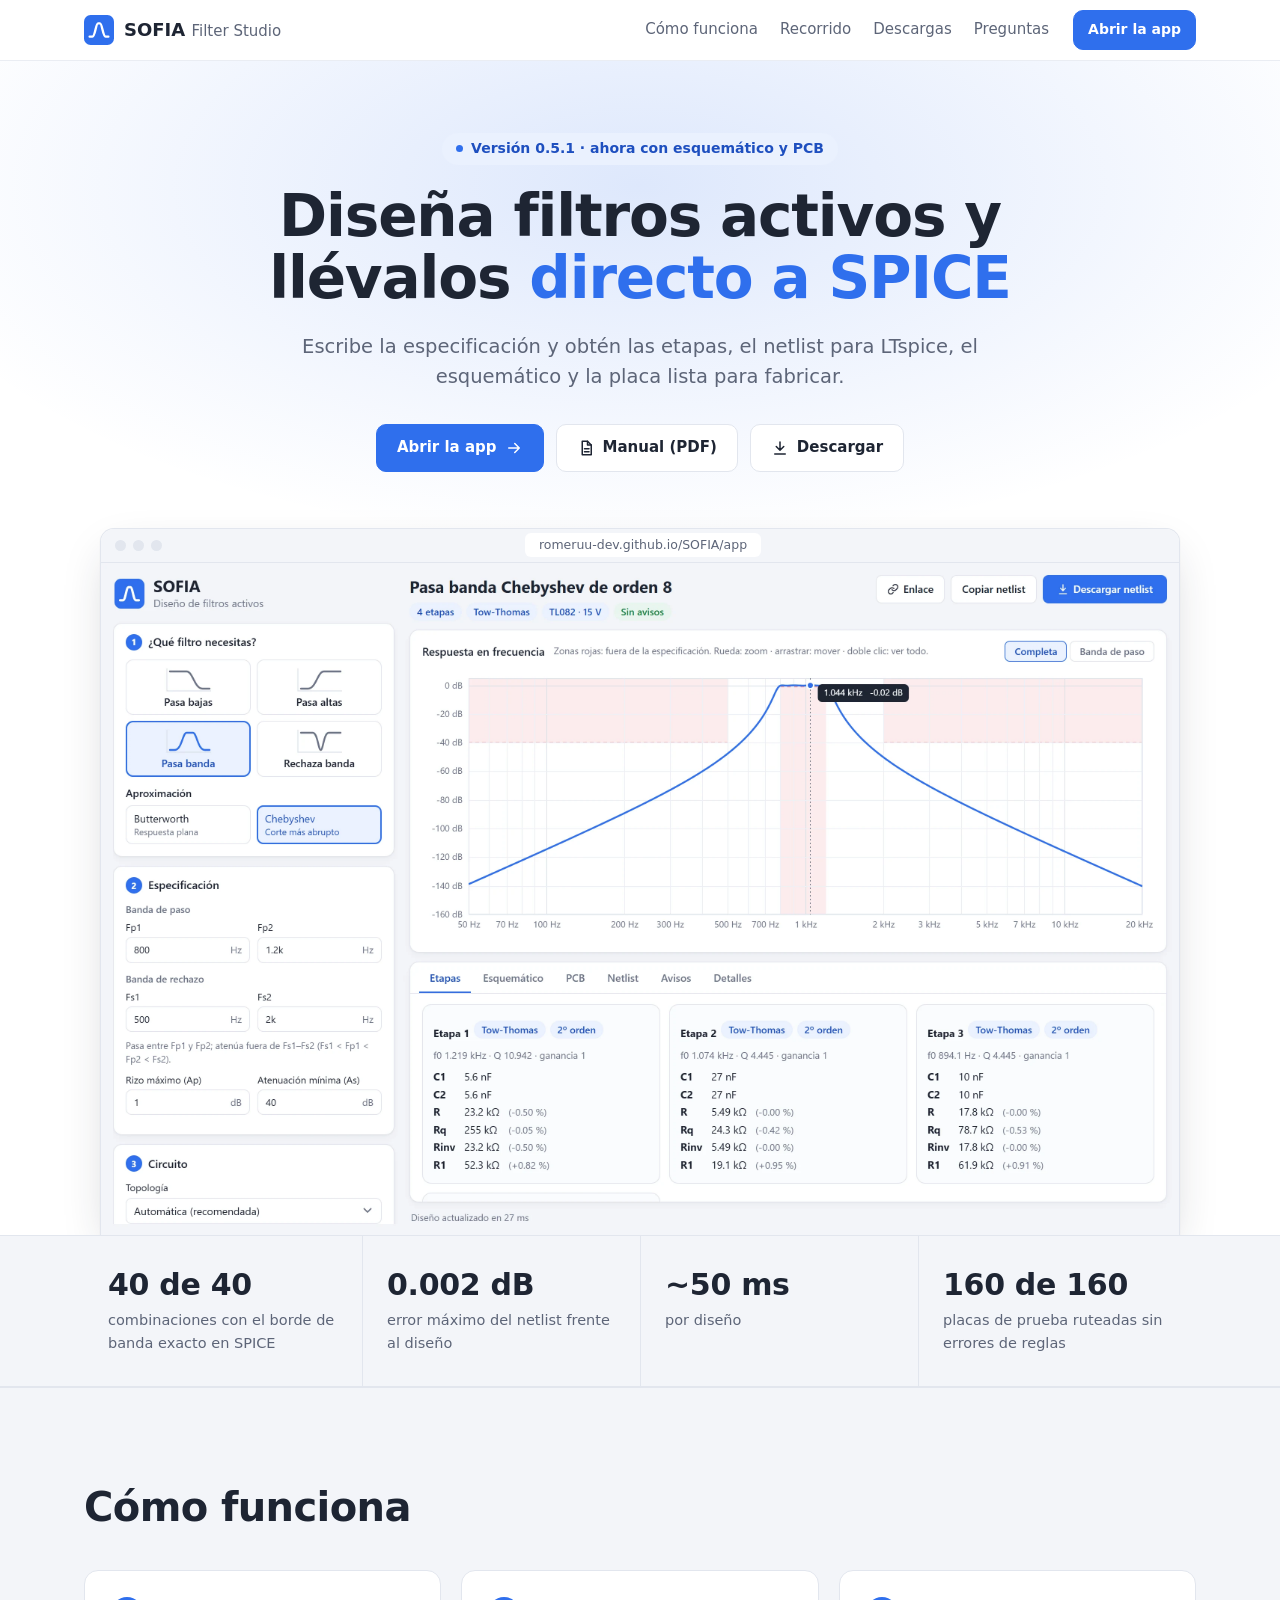
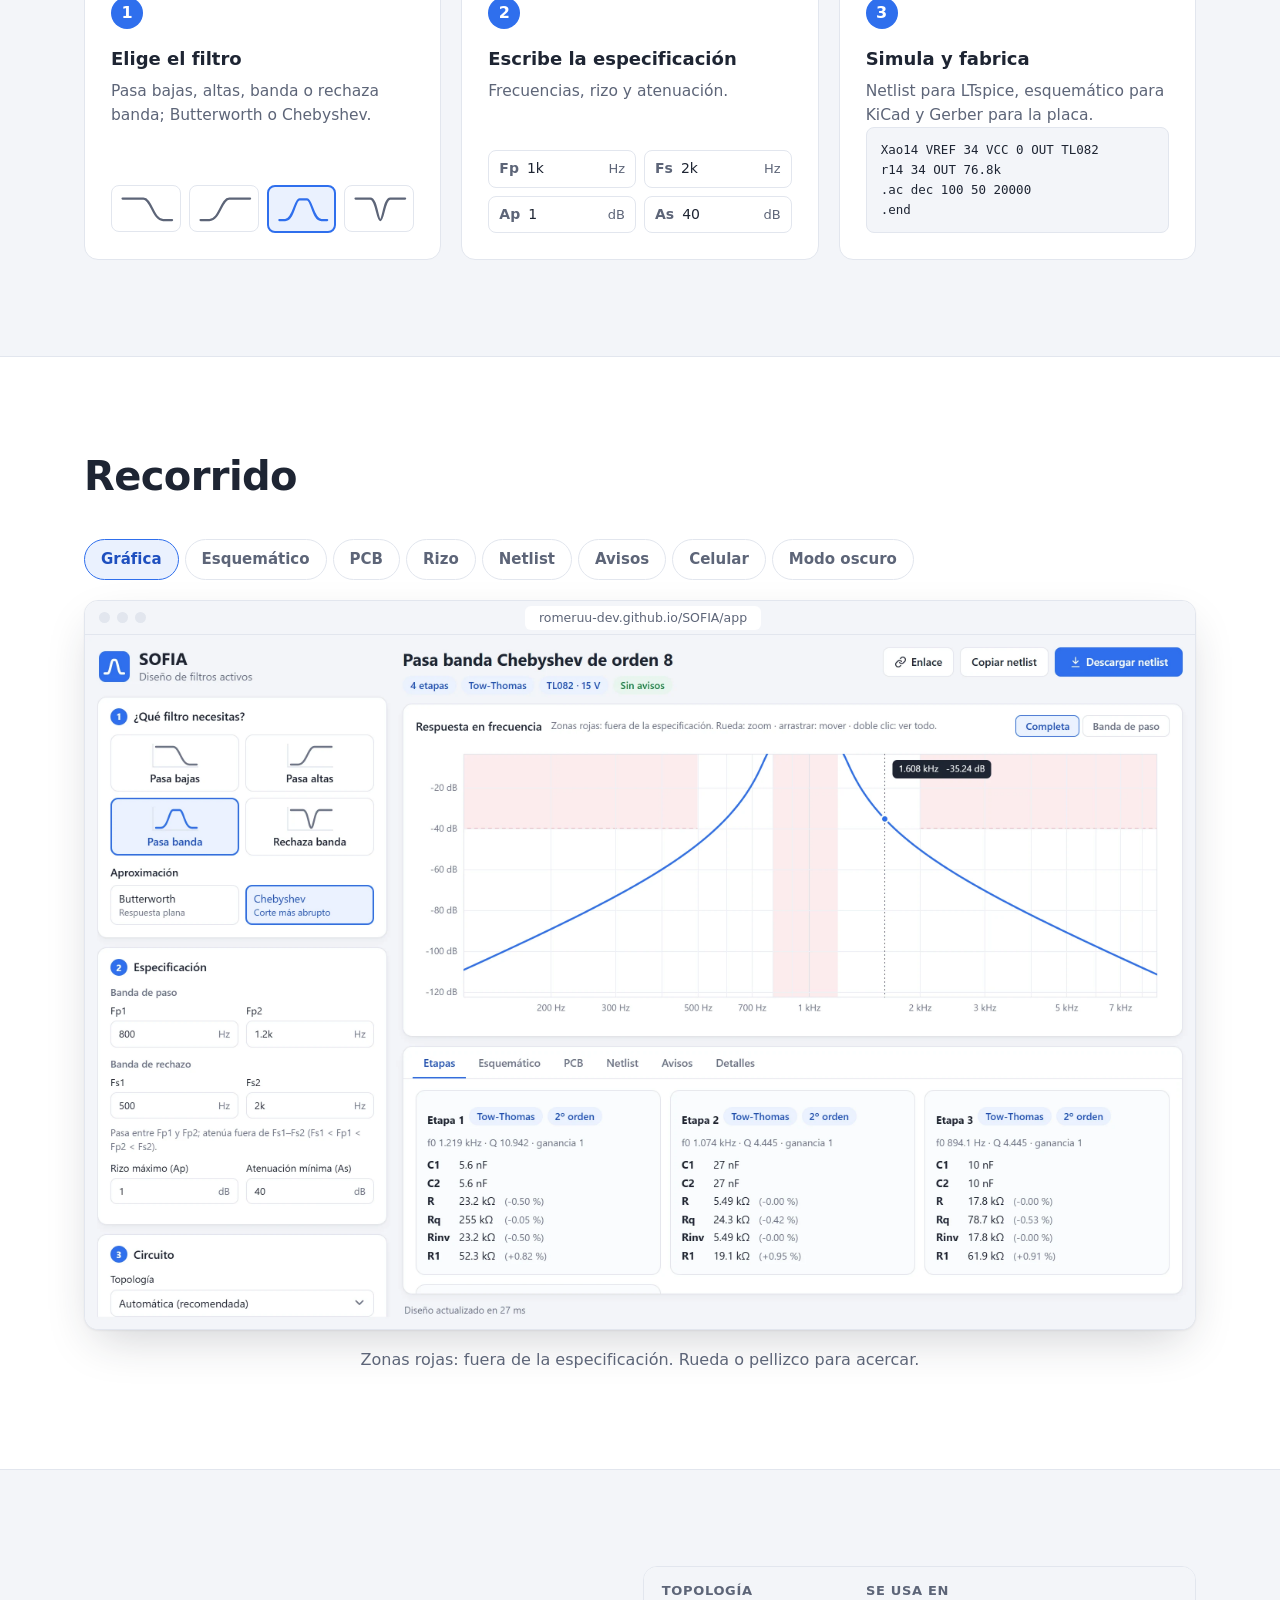
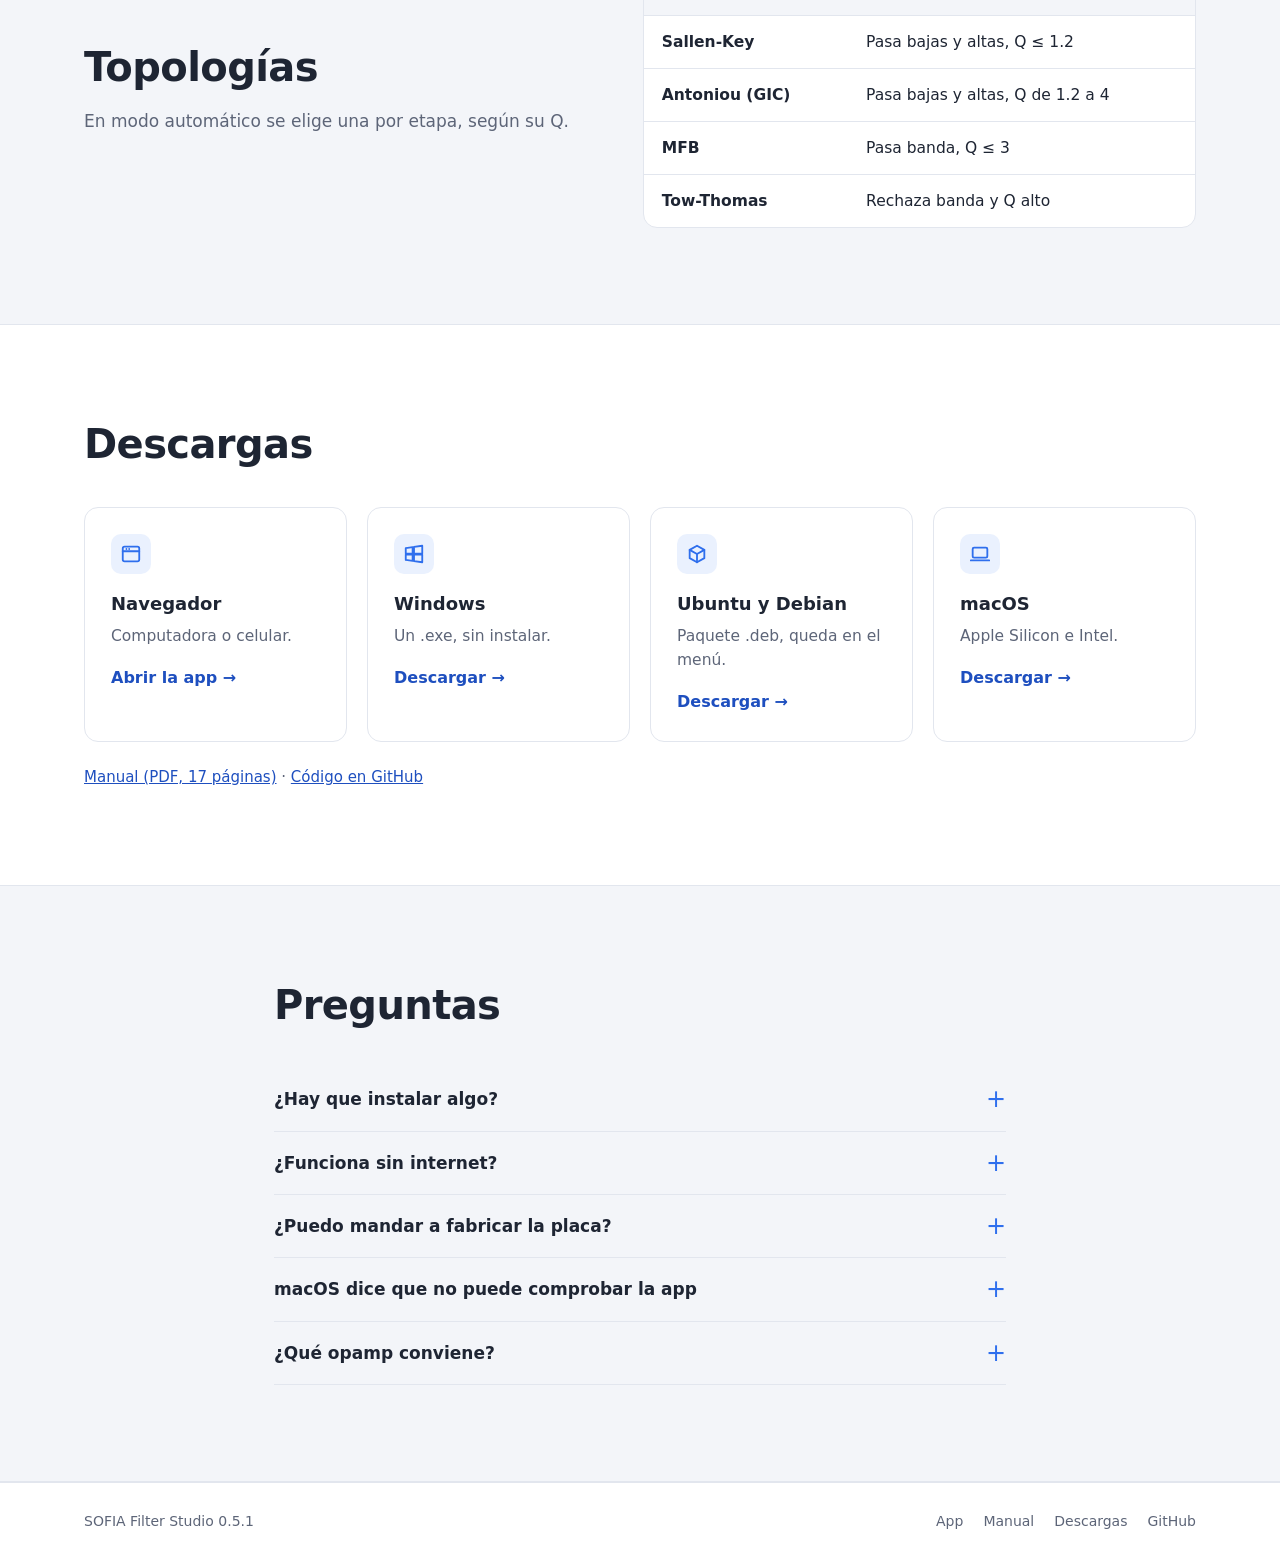
<file: web/index.html>
<!doctype html>
<html lang="es">
  <head>
    <meta charset="utf-8" />
    <meta name="viewport" content="width=device-width, initial-scale=1" />
    <title>SOFIA Filter Studio · Diseño de filtros activos</title>
    <meta
      name="description"
      content="Diseño de filtros activos Butterworth y Chebyshev con componentes comerciales y netlist SPICE, en el navegador."
    />
    <meta property="og:type" content="website" />
    <meta property="og:title" content="SOFIA Filter Studio · Diseño de filtros activos" />
    <meta property="og:description" content="De la especificación al netlist SPICE, en el navegador." />
    <meta property="og:image" content="https://romeruu-dev.github.io/SOFIA/img/og.png" />
    <meta property="og:url" content="https://romeruu-dev.github.io/SOFIA/" />
    <meta name="twitter:card" content="summary_large_image" />
    <link
      rel="icon"
      href="data:image/svg+xml,%3Csvg xmlns='http://www.w3.org/2000/svg' viewBox='0 0 64 64'%3E%3Crect width='64' height='64' rx='14' fill='%232f6fed'/%3E%3Cpath d='M12 46h6c6 0 7-28 12-28h4c5 0 6 28 12 28h6' fill='none' stroke='white' stroke-width='5' stroke-linecap='round' stroke-linejoin='round'/%3E%3C/svg%3E"
    />
    <script>
      // Design links used to point at the site root; they now live in app/.
      if (/(^#|&)kind=/.test(location.hash)) location.replace("app/" + location.hash);
    </script>
    <link rel="stylesheet" href="landing.css" />
  </head>
  <body>
    <header class="nav">
      <div class="container nav-inner">
        <a class="brand" href="#inicio" aria-label="SOFIA, inicio">
          <svg viewBox="0 0 64 64" aria-hidden="true">
            <rect width="64" height="64" rx="14" fill="var(--accent)" />
            <path d="M12 46h6c6 0 7-28 12-28h4c5 0 6 28 12 28h6" fill="none" stroke="#fff" stroke-width="5" stroke-linecap="round" stroke-linejoin="round" />
          </svg>
          <span>SOFIA <small>Filter Studio</small></span>
        </a>
        <nav class="nav-links" aria-label="Secciones">
          <a href="#como-funciona">Cómo funciona</a>
          <a href="#recorrido">Recorrido</a>
          <a href="#descargas">Descargas</a>
          <a href="#preguntas">Preguntas</a>
        </nav>
        <a class="button primary small" href="app/">Abrir la app</a>
      </div>
    </header>

    <main id="inicio">
      <section class="hero">
        <div class="container">
          <p class="eyebrow"><span class="dot"></span> Versión 0.5.1 · ahora con esquemático y PCB</p>
          <h1>Diseña filtros activos y llévalos <span class="accent">directo a SPICE</span></h1>
          <p class="lead">Escribe la especificación y obtén las etapas, el netlist para LTspice, el esquemático y la placa lista para fabricar.</p>
          <div class="cta">
            <a class="button primary" href="app/">
              Abrir la app
              <svg viewBox="0 0 24 24" aria-hidden="true"><path d="M5 12h14M13 6l6 6-6 6" /></svg>
            </a>
            <a class="button" href="SOFIA-manual.pdf">
              <svg viewBox="0 0 24 24" aria-hidden="true"><path d="M7 3h7l5 5v13H7z" /><path d="M14 3v5h5M10 13h6M10 17h6" /></svg>
              Manual (PDF)
            </a>
            <a class="button" href="#descargas">
              <svg viewBox="0 0 24 24" aria-hidden="true"><path d="M12 4v11M7 10l5 5 5-5M5 20h14" /></svg>
              Descargar
            </a>
          </div>

          <figure class="window hero-shot">
            <div class="window-bar" aria-hidden="true"><i></i><i></i><i></i><span>romeruu-dev.github.io/SOFIA/app</span></div>
            <picture>
              <source srcset="img/app-celular-resultado.webp" media="(max-width: 640px)" width="390" height="844" />
              <source srcset="img/app-oscuro.webp" media="(prefers-color-scheme: dark)" />
              <img
                src="img/app-pasabanda.webp"
                width="1440"
                height="900"
                alt="SOFIA con un pasa banda Chebyshev de orden 8: gráfica de respuesta y etapas Tow-Thomas."
              />
            </picture>
          </figure>
        </div>
      </section>

      <section class="stats" aria-label="Verificación">
        <div class="container stats-grid">
          <div class="stat"><strong>40 de 40</strong><span>combinaciones con el borde de banda exacto en SPICE</span></div>
          <div class="stat"><strong>0.002 dB</strong><span>error máximo del netlist frente al diseño</span></div>
          <div class="stat"><strong>~50 ms</strong><span>por diseño</span></div>
          <div class="stat"><strong>160 de 160</strong><span>placas de prueba ruteadas sin errores de reglas</span></div>
        </div>
      </section>

      <section id="como-funciona" class="section alt">
        <div class="container">
          <h2>Cómo funciona</h2>
          <ol class="steps">
            <li class="step-card">
              <span class="step-number">1</span>
              <h3>Elige el filtro</h3>
              <p>Pasa bajas, altas, banda o rechaza banda; Butterworth o Chebyshev.</p>
              <div class="mini kinds" aria-hidden="true">
                <svg viewBox="0 0 64 36"><path d="M7 7H29.26C37.74 7 39.86 30 50.46 30H60" /></svg>
                <svg viewBox="0 0 64 36"><path d="M7 30H16.54C27.14 30 29.26 7 37.74 7H60" /></svg>
                <svg viewBox="0 0 64 36" class="on"><path d="M7 30H13.36C22.9 30 23.96 7 29.26 7H37.74C43.04 7 44.1 30 53.64 30H60" /></svg>
                <svg viewBox="0 0 64 36"><path d="M7 7H22.9C29.26 7 30.32 30 33.5 30C36.68 30 37.74 7 44.1 7H60" /></svg>
              </div>
            </li>
            <li class="step-card">
              <span class="step-number">2</span>
              <h3>Escribe la especificación</h3>
              <p>Frecuencias, rizo y atenuación.</p>
              <div class="mini fields" aria-hidden="true">
                <span><b>Fp</b> 1k <i>Hz</i></span><span><b>Fs</b> 2k <i>Hz</i></span>
                <span><b>Ap</b> 1 <i>dB</i></span><span><b>As</b> 40 <i>dB</i></span>
              </div>
            </li>
            <li class="step-card">
              <span class="step-number">3</span>
              <h3>Simula y fabrica</h3>
              <p>Netlist para LTspice, esquemático para KiCad y Gerber para la placa.</p>
              <pre class="mini code" aria-hidden="true">Xao14 VREF 34 VCC 0 OUT TL082
r14 34 OUT 76.8k
.ac dec 100 50 20000
.end</pre>
            </li>
          </ol>
        </div>
      </section>

      <section id="recorrido" class="section">
        <div class="container">
          <h2>Recorrido</h2>
          <div class="tour" data-tour>
            <div class="tour-tabs" role="tablist" aria-label="Pantallas de la app">
              <button role="tab" aria-selected="true" data-shot="zoom">Gráfica</button>
              <button role="tab" aria-selected="false" data-shot="schematic">Esquemático</button>
              <button role="tab" aria-selected="false" data-shot="pcb">PCB</button>
              <button role="tab" aria-selected="false" data-shot="ripple">Rizo</button>
              <button role="tab" aria-selected="false" data-shot="netlist">Netlist</button>
              <button role="tab" aria-selected="false" data-shot="warnings">Avisos</button>
              <button role="tab" aria-selected="false" data-shot="phone">Celular</button>
              <button role="tab" aria-selected="false" data-shot="dark">Modo oscuro</button>
            </div>
            <figure class="tour-stage">
              <div class="window" data-frame>
                <div class="window-bar" aria-hidden="true"><i></i><i></i><i></i><span>romeruu-dev.github.io/SOFIA/app</span></div>
                <img data-image src="img/app-zoom.webp" width="1440" height="900" alt="" loading="lazy" />
              </div>
              <div class="phones" data-phones hidden>
                <img src="img/app-celular-formulario.webp" width="390" height="844" alt="Formulario en un celular." loading="lazy" />
                <img src="img/app-celular-resultado.webp" width="390" height="844" alt="Gráfica en un celular." loading="lazy" />
              </div>
              <figcaption data-caption></figcaption>
            </figure>
          </div>
        </div>
      </section>

      <section class="section alt">
        <div class="container two-col">
          <div>
            <h2>Topologías</h2>
            <p class="body">En modo automático se elige una por etapa, según su Q.</p>
          </div>
          <table class="table">
            <thead>
              <tr><th>Topología</th><th>Se usa en</th></tr>
            </thead>
            <tbody>
              <tr><td><b>Sallen-Key</b></td><td>Pasa bajas y altas, Q ≤ 1.2</td></tr>
              <tr><td><b>Antoniou (GIC)</b></td><td>Pasa bajas y altas, Q de 1.2 a 4</td></tr>
              <tr><td><b>MFB</b></td><td>Pasa banda, Q ≤ 3</td></tr>
              <tr><td><b>Tow-Thomas</b></td><td>Rechaza banda y Q alto</td></tr>
            </tbody>
          </table>
        </div>
      </section>

      <section id="descargas" class="section">
        <div class="container">
          <h2>Descargas</h2>
          <div class="downloads">
            <a class="download" href="app/">
              <svg viewBox="0 0 24 24" aria-hidden="true"><rect x="3" y="4" width="18" height="16" rx="2" /><path d="M3 9h18M7 6.5h.01M10 6.5h.01" /></svg>
              <h3>Navegador</h3>
              <p>Computadora o celular.</p>
              <span class="go">Abrir la app →</span>
            </a>
            <a class="download" href="https://github.com/ROMERUU-dev/SOFIA/releases/latest">
              <svg viewBox="0 0 24 24" aria-hidden="true"><path d="M3 5.5 10.5 4.5v7H3zM12 4.3 21 3v8.5h-9zM3 12.5h7.5v7L3 18.5zM12 12.5h9V21l-9-1.3z" /></svg>
              <h3>Windows</h3>
              <p>Un .exe, sin instalar.</p>
              <span class="go">Descargar →</span>
            </a>
            <a class="download" href="https://github.com/ROMERUU-dev/SOFIA/releases/latest">
              <svg viewBox="0 0 24 24" aria-hidden="true"><path d="M12 3 20 7.5v9L12 21l-8-4.5v-9z" /><path d="M4 7.5 12 12l8-4.5M12 12v9" /></svg>
              <h3>Ubuntu y Debian</h3>
              <p>Paquete .deb, queda en el menú.</p>
              <span class="go">Descargar →</span>
            </a>
            <a class="download" href="https://github.com/ROMERUU-dev/SOFIA/releases/latest">
              <svg viewBox="0 0 24 24" aria-hidden="true"><rect x="4" y="5" width="16" height="11" rx="1.5" /><path d="M2 19h20" /></svg>
              <h3>macOS</h3>
              <p>Apple Silicon e Intel.</p>
              <span class="go">Descargar →</span>
            </a>
          </div>
          <p class="small-print"><a href="SOFIA-manual.pdf">Manual (PDF, 17 páginas)</a> · <a href="https://github.com/ROMERUU-dev/SOFIA">Código en GitHub</a></p>
        </div>
      </section>

      <section id="preguntas" class="section alt">
        <div class="container narrow">
          <h2>Preguntas</h2>
          <details>
            <summary>¿Hay que instalar algo?</summary>
            <p>No. Para simular el netlist sí necesitas LTspice o ngspice.</p>
          </details>
          <details>
            <summary>¿Funciona sin internet?</summary>
            <p>La versión web necesita internet la primera vez. Las de Windows, Linux y macOS funcionan siempre sin conexión.</p>
          </details>
          <details>
            <summary>¿Puedo mandar a fabricar la placa?</summary>
            <p>Sí: descarga el ZIP de Gerber en la pestaña PCB y súbelo al fabricante. Revísala antes en KiCad.</p>
          </details>
          <details>
            <summary>macOS dice que no puede comprobar la app</summary>
            <p>No está firmada con una cuenta de Apple. Ábrela una vez desde Ajustes del Sistema → Privacidad y seguridad → Abrir de todos modos.</p>
          </details>
          <details>
            <summary>¿Qué opamp conviene?</summary>
            <p>TL082 para la mayoría de los casos; LM324 si solo tienes 5 V.</p>
          </details>
        </div>
      </section>
    </main>

    <footer class="footer">
      <div class="container footer-inner">
        <span>SOFIA Filter Studio 0.5.1</span>
        <nav aria-label="Enlaces">
          <a href="app/">App</a>
          <a href="SOFIA-manual.pdf">Manual</a>
          <a href="https://github.com/ROMERUU-dev/SOFIA/releases/latest">Descargas</a>
          <a href="https://github.com/ROMERUU-dev/SOFIA">GitHub</a>
        </nav>
      </div>
    </footer>

    <script>
      // Tour: one framed screenshot, switched by the tabs.
      const SHOTS = {
        zoom: ["img/app-zoom.webp", "Zonas rojas: fuera de la especificación. Rueda o pellizco para acercar."],
        schematic: ["img/esquematico.webp", "Esquemático completo, con fuente, tierra virtual y conectores. Se descarga para KiCad, junto con la lista de materiales."],
        pcb: ["img/pcb-gerber.webp", "Placa de 2 capas ruteada automáticamente, en SMD o through-hole. Se descarga en Gerber para mandarla a fabricar."],
        ripple: ["img/app-banda-de-paso.webp", "Vista Banda de paso: el rizo de cerca."],
        netlist: ["img/app-netlist.webp", "Netlist con el modelo del opamp incluido."],
        warnings: ["img/app-avisos.webp", "Avisos de lo que puede fallar al armar el circuito."],
        phone: [null, "En celular."],
        dark: ["img/app-oscuro.webp", "Modo oscuro."],
      };
      const tour = document.querySelector("[data-tour]");
      const frame = tour.querySelector("[data-frame]");
      const image = tour.querySelector("[data-image]");
      const phones = tour.querySelector("[data-phones]");
      const caption = tour.querySelector("[data-caption]");
      const tabs = [...tour.querySelectorAll("[data-shot]")];
      function show(name) {
        const [src, text] = SHOTS[name];
        for (const tab of tabs) tab.setAttribute("aria-selected", String(tab.dataset.shot === name));
        frame.hidden = !src;
        phones.hidden = Boolean(src);
        if (src) {
          image.src = src;
          image.alt = text;
        }
        caption.textContent = text;
      }
      tabs.forEach((tab, index) => {
        tab.addEventListener("click", () => show(tab.dataset.shot));
        tab.addEventListener("keydown", (event) => {
          const step = { ArrowRight: 1, ArrowLeft: -1 }[event.key];
          if (!step) return;
          const next = tabs[(index + step + tabs.length) % tabs.length];
          next.focus();
          show(next.dataset.shot);
        });
      });
      show("zoom");
    </script>
  </body>
</html>
</file>
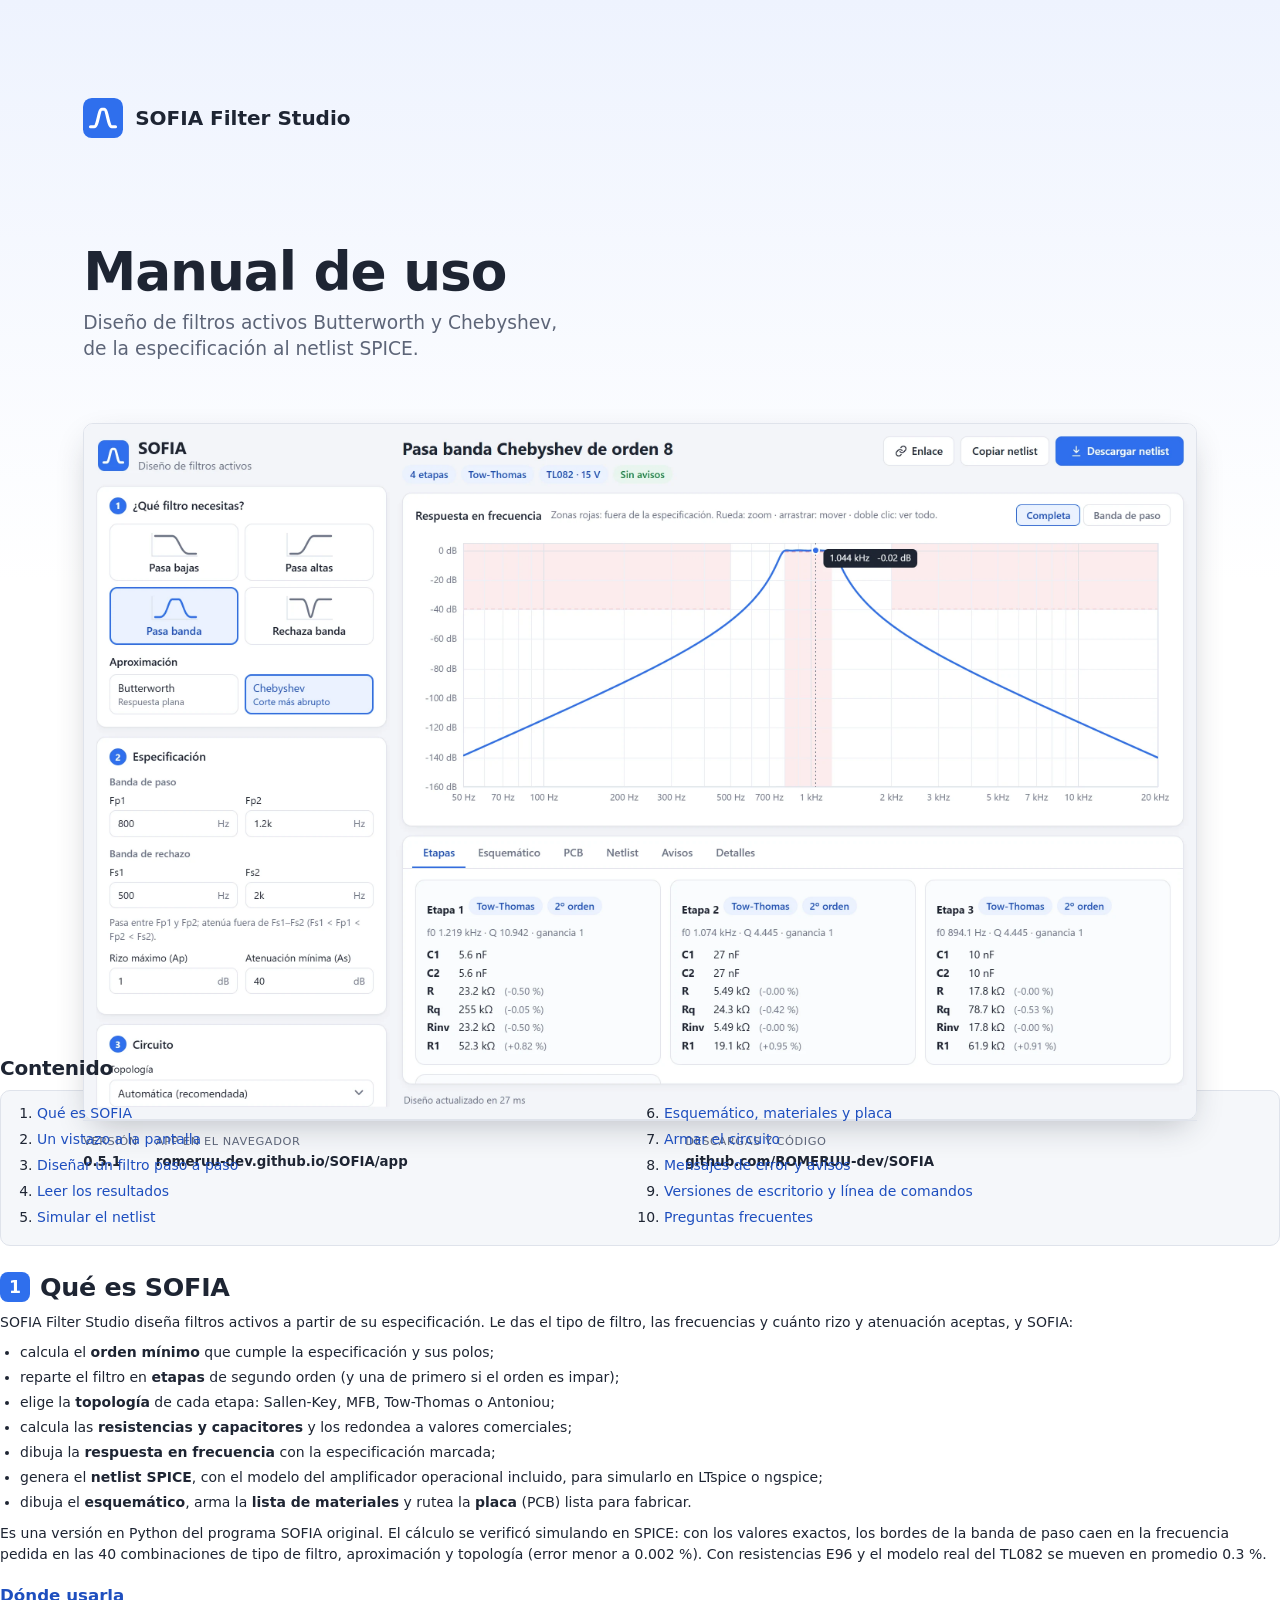
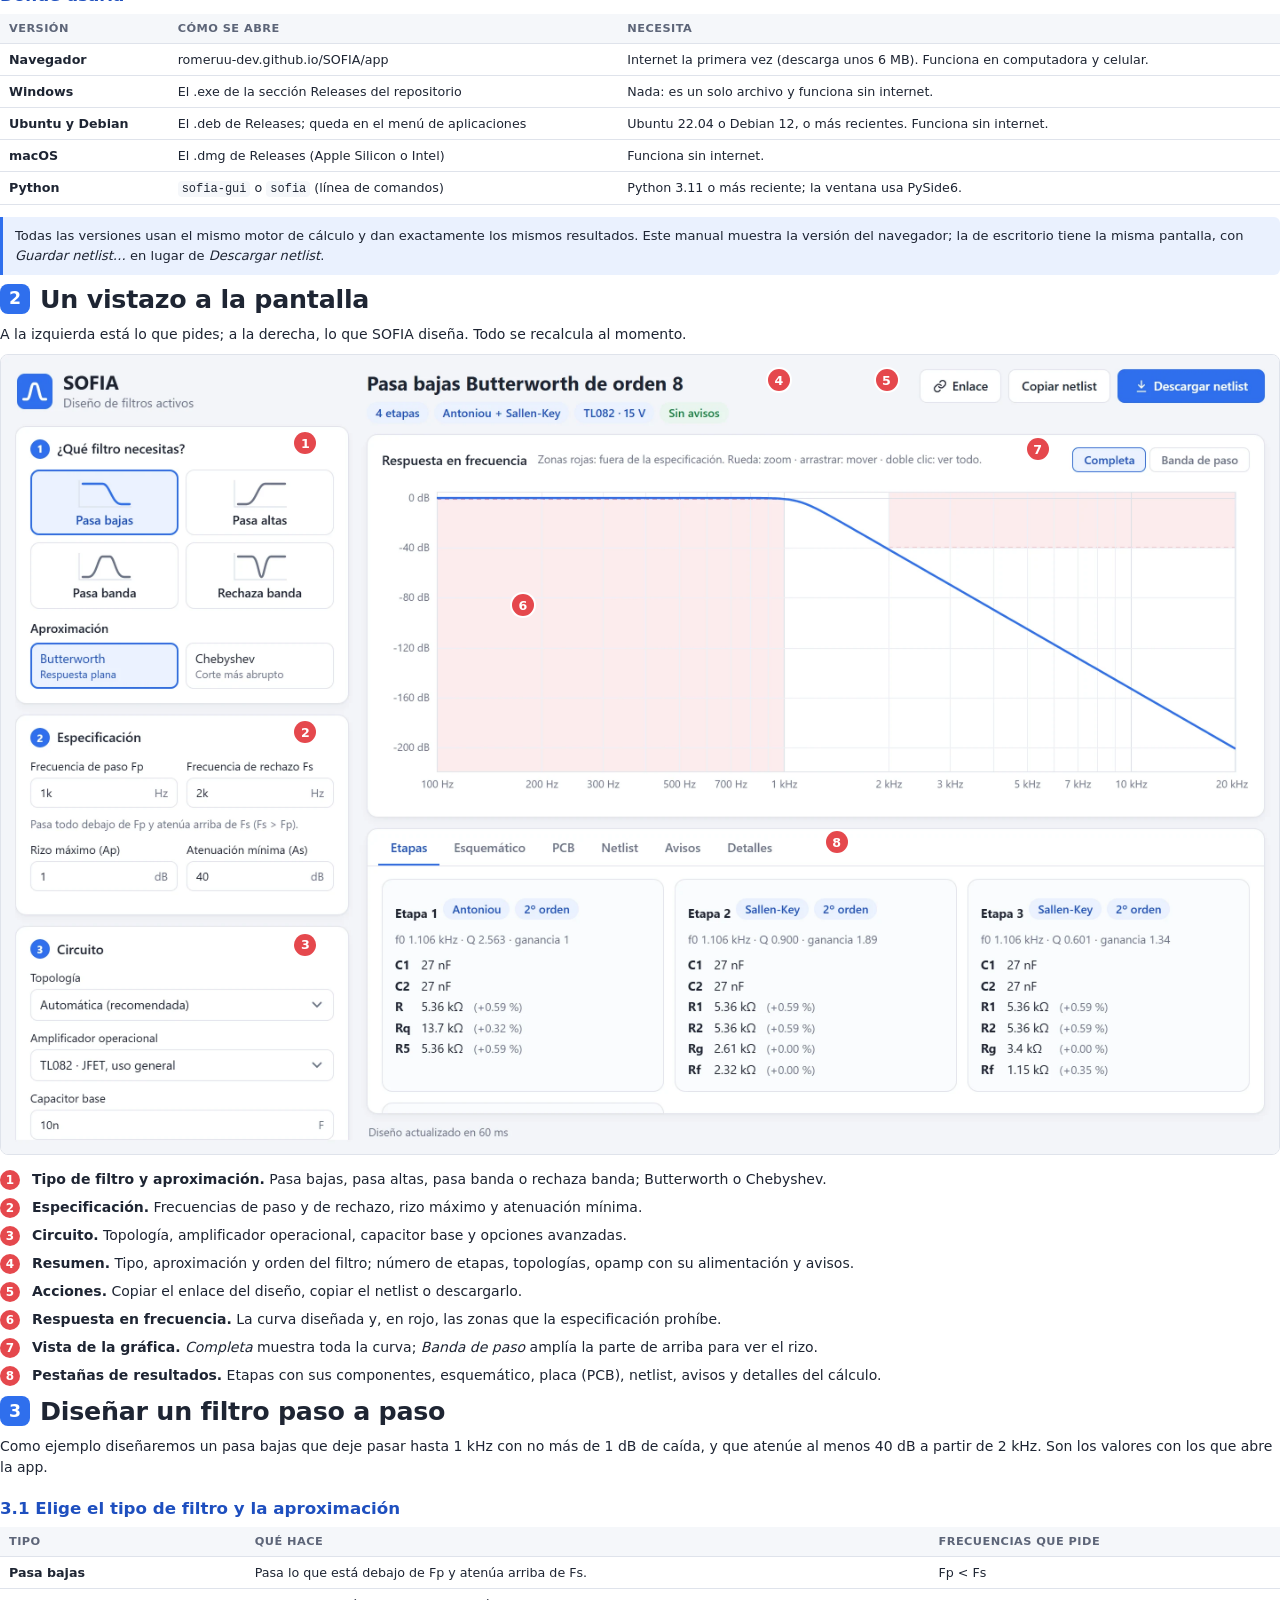
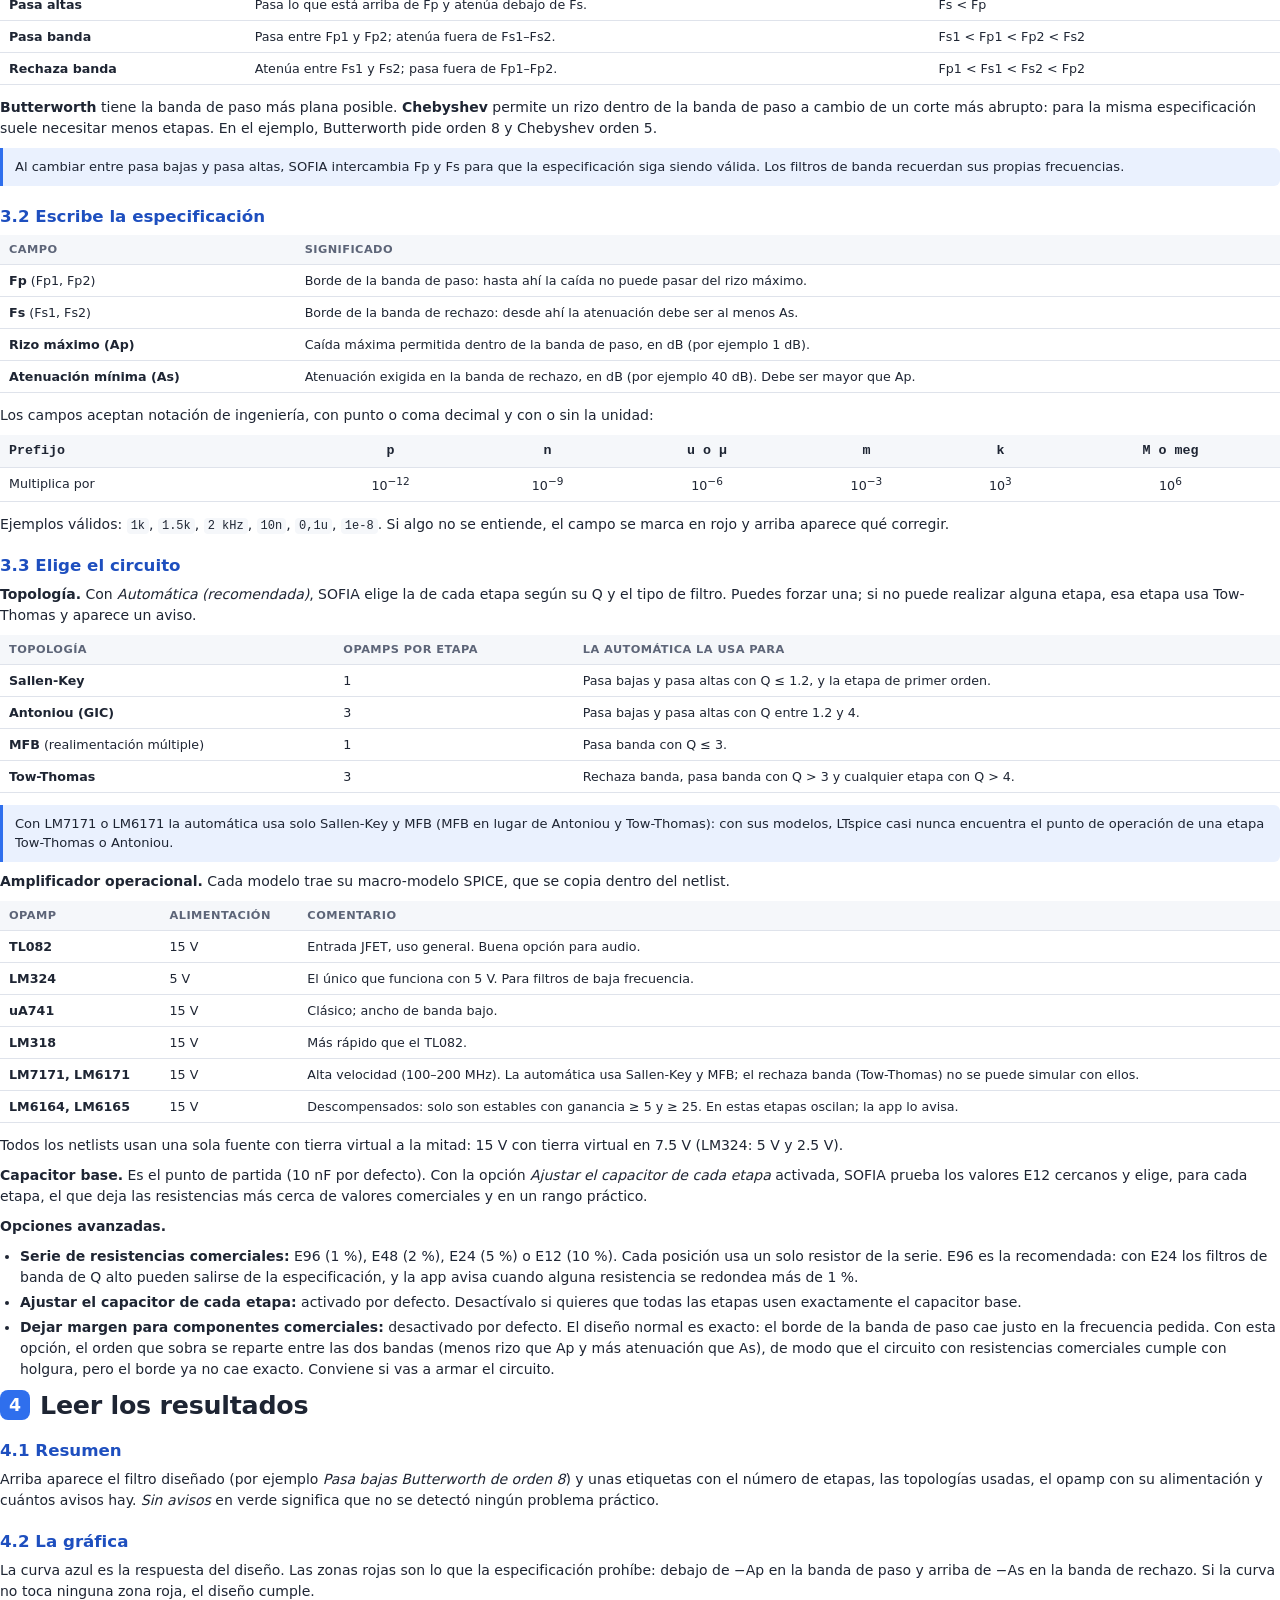
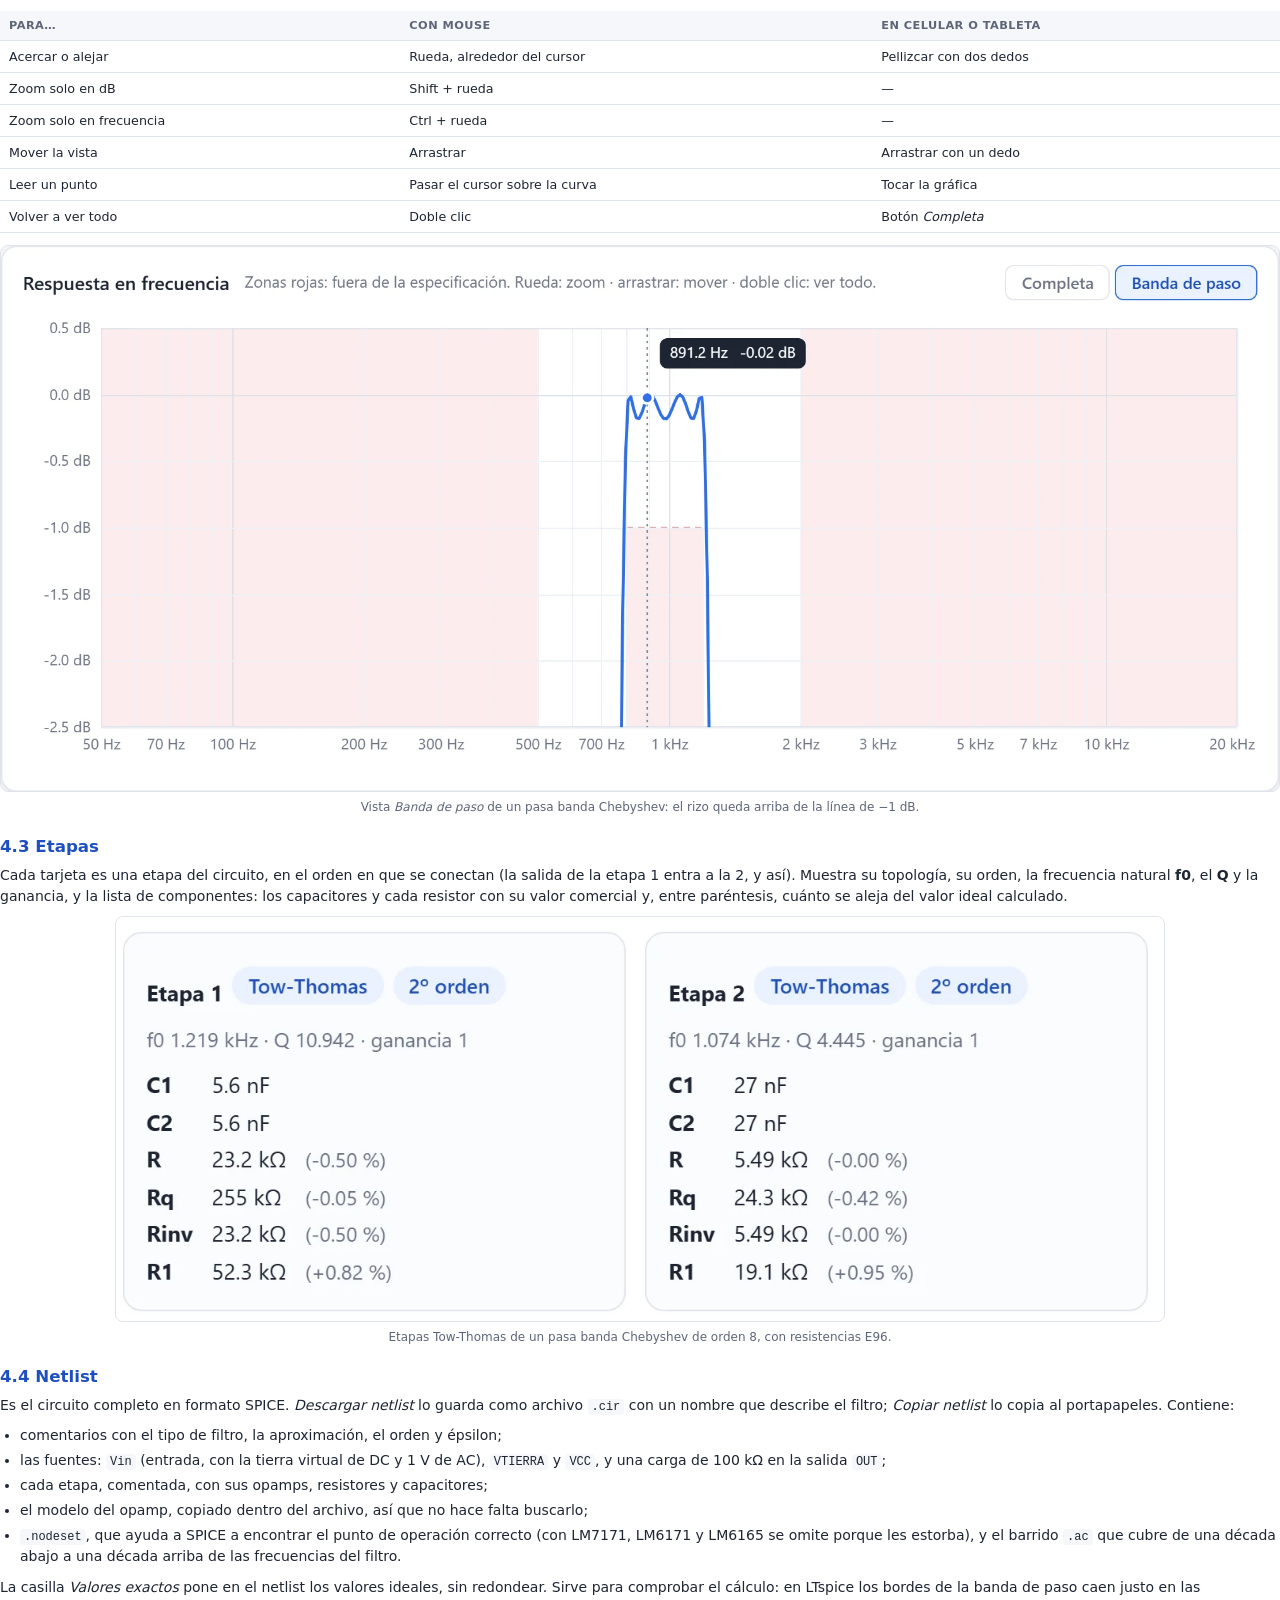
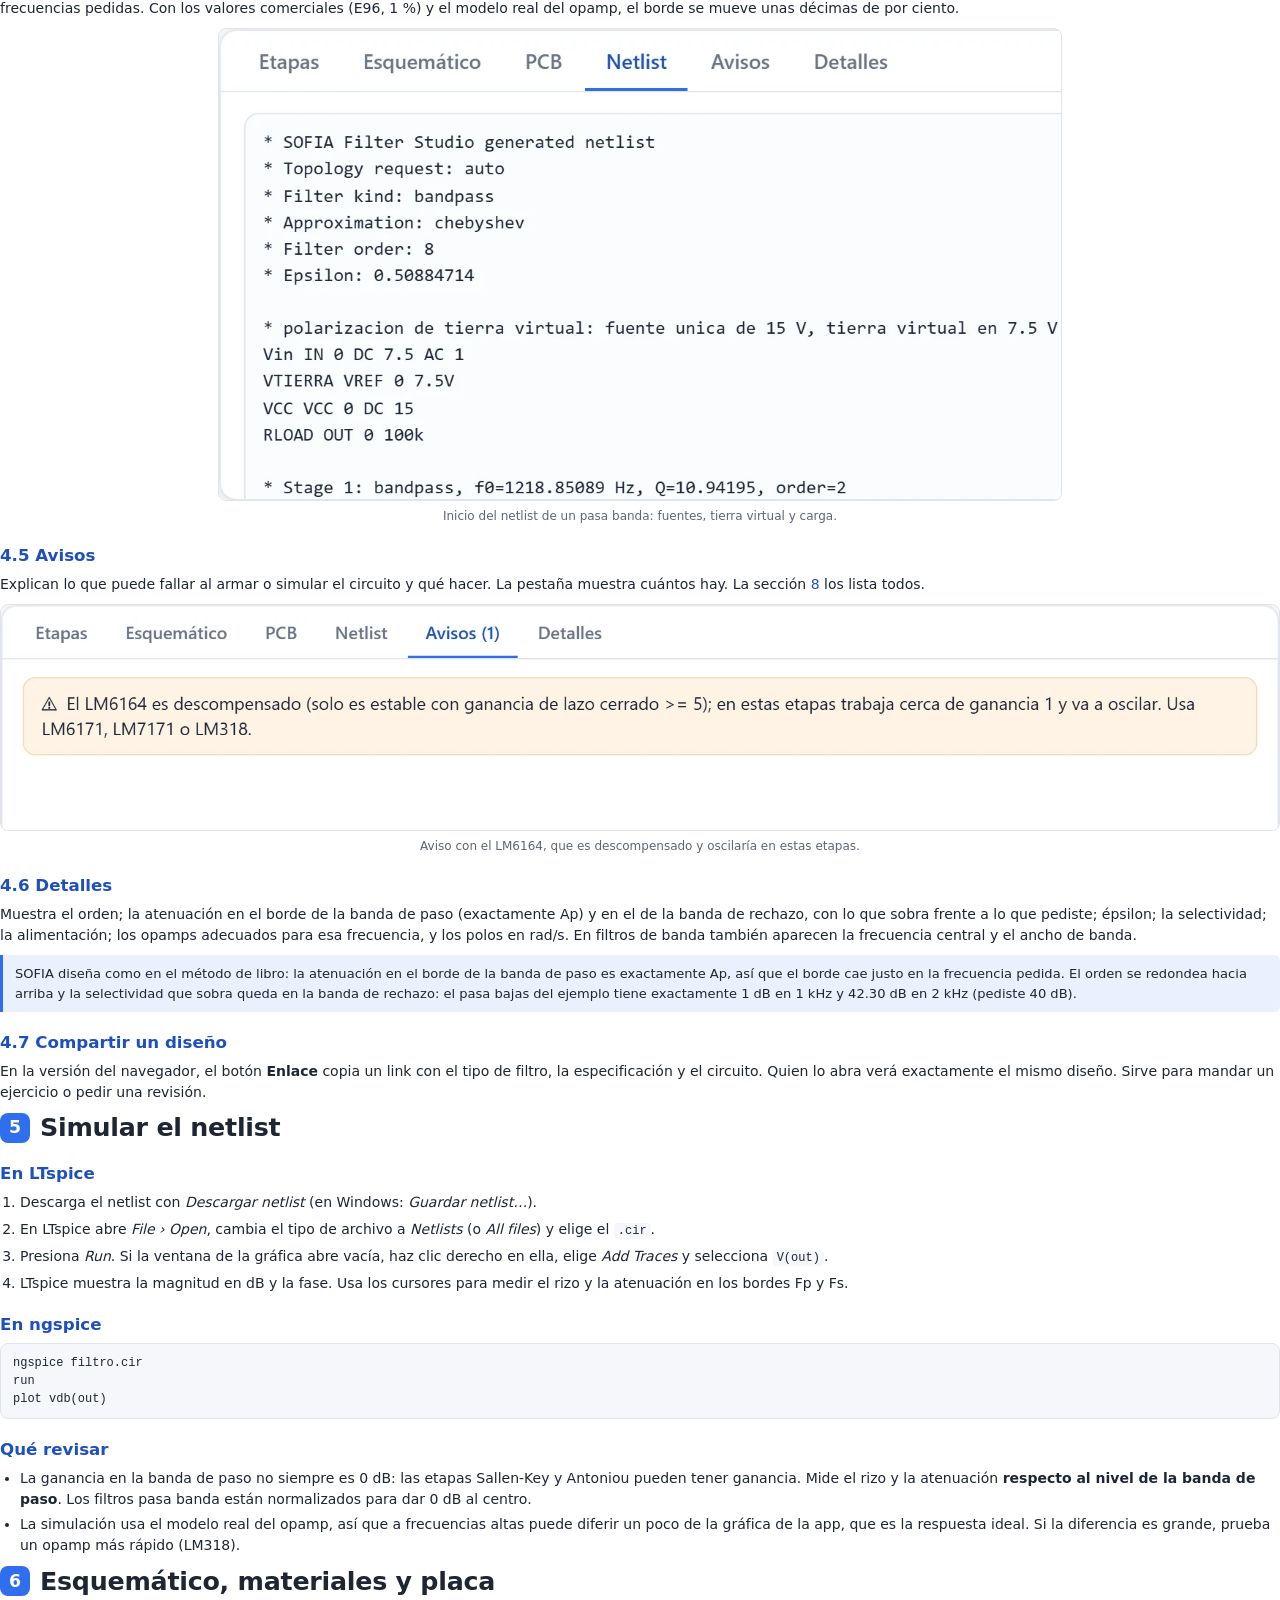
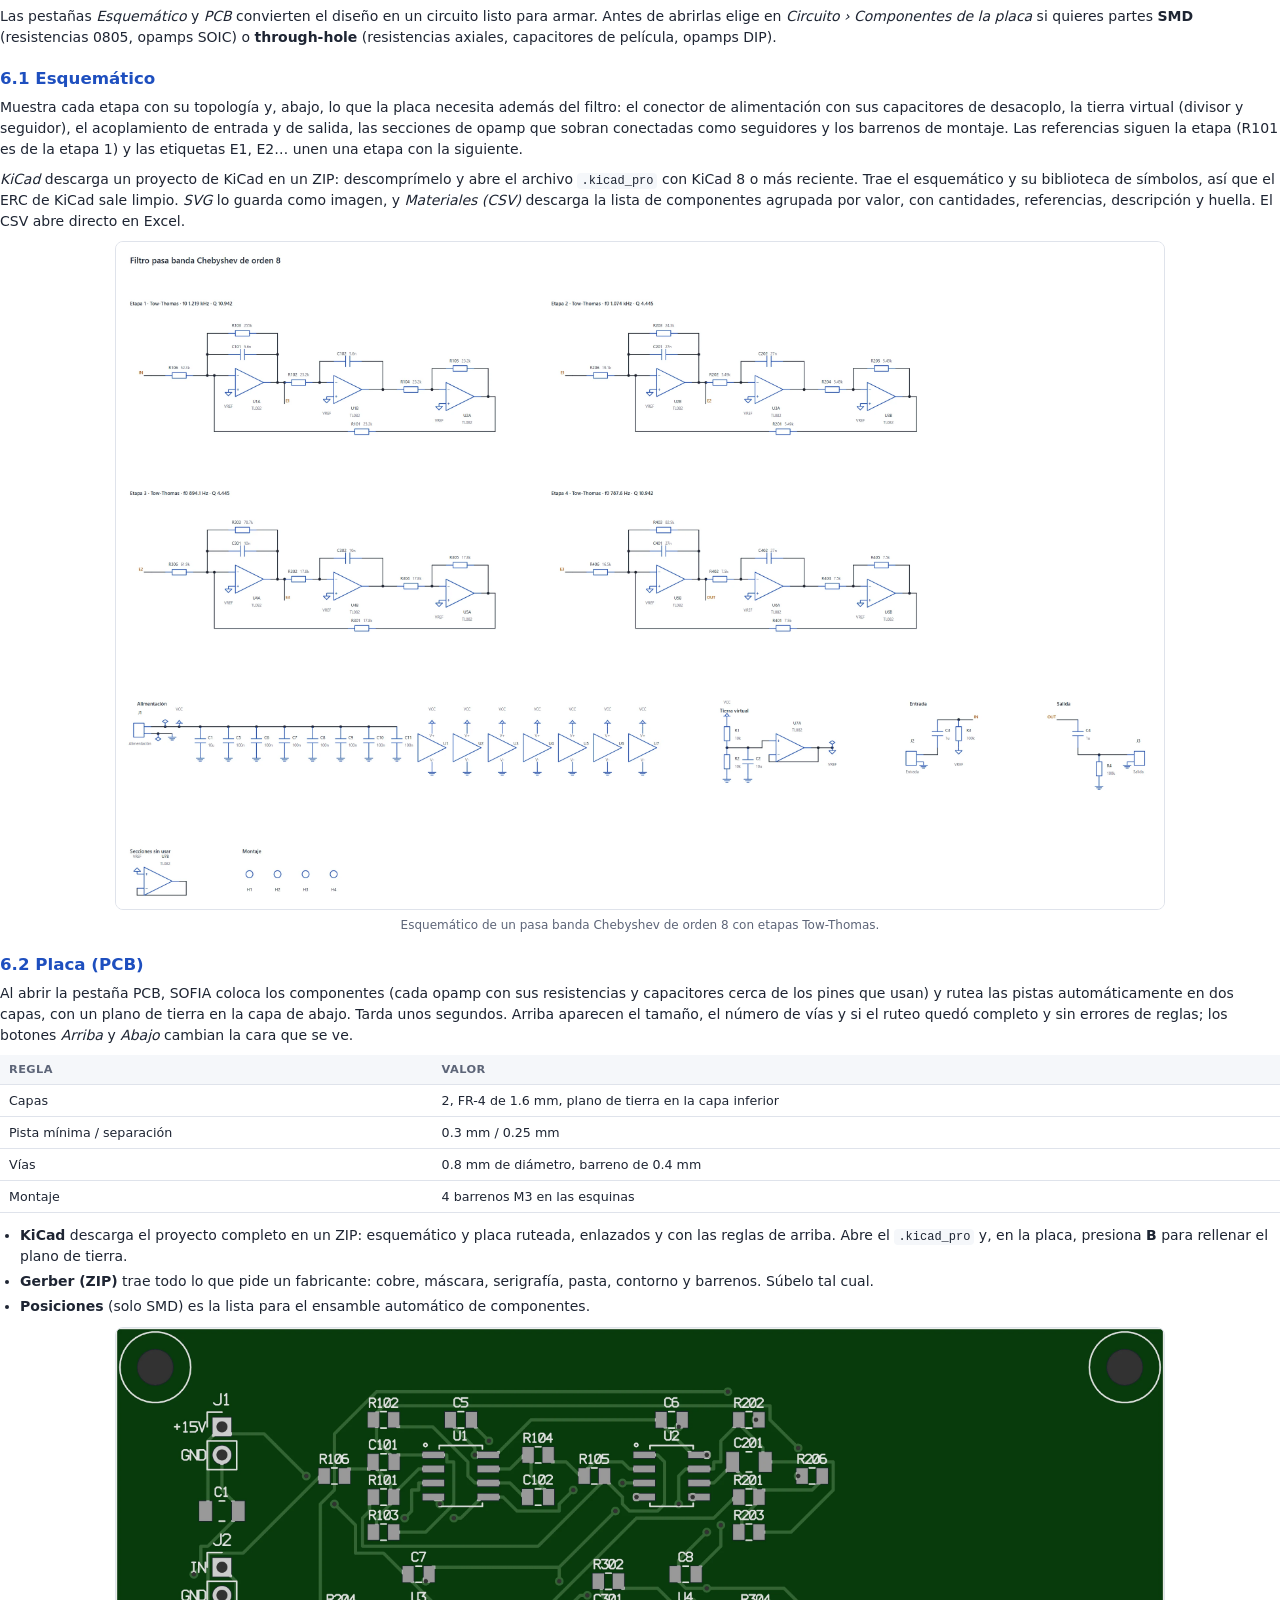
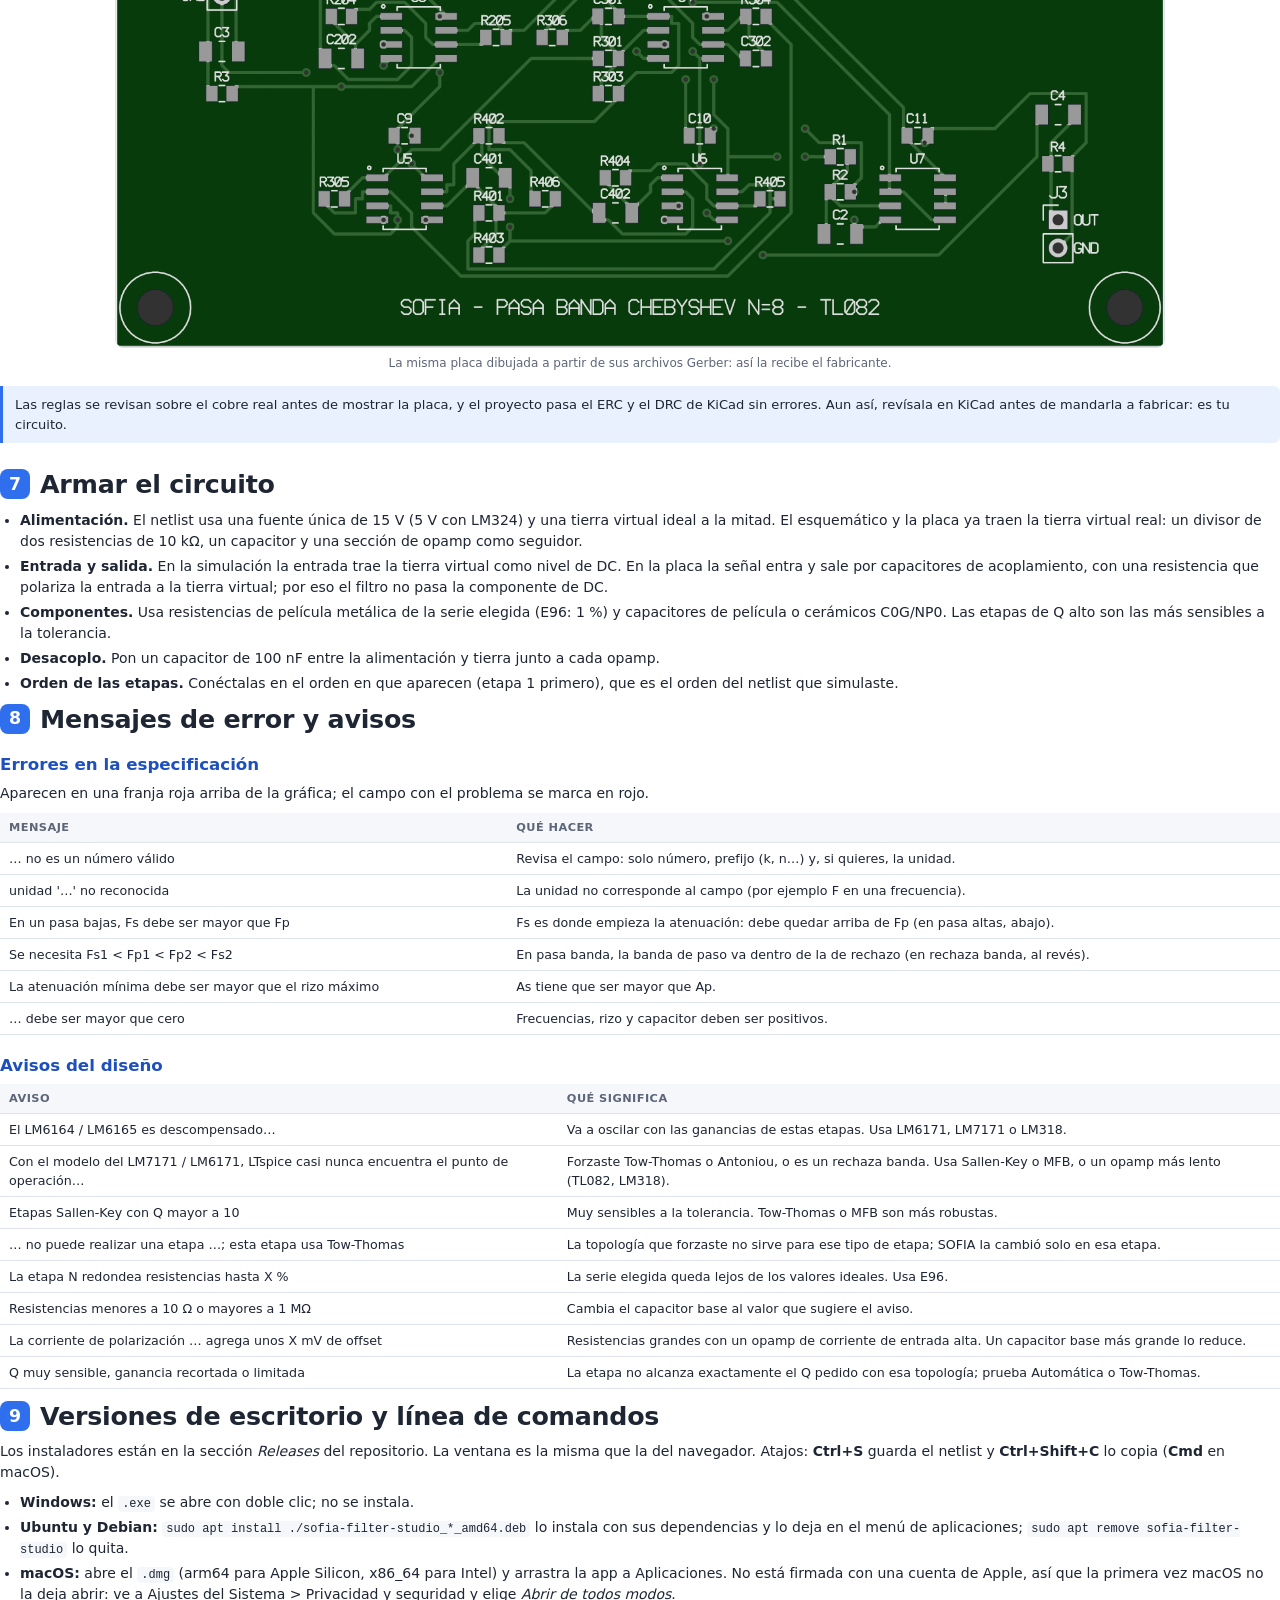
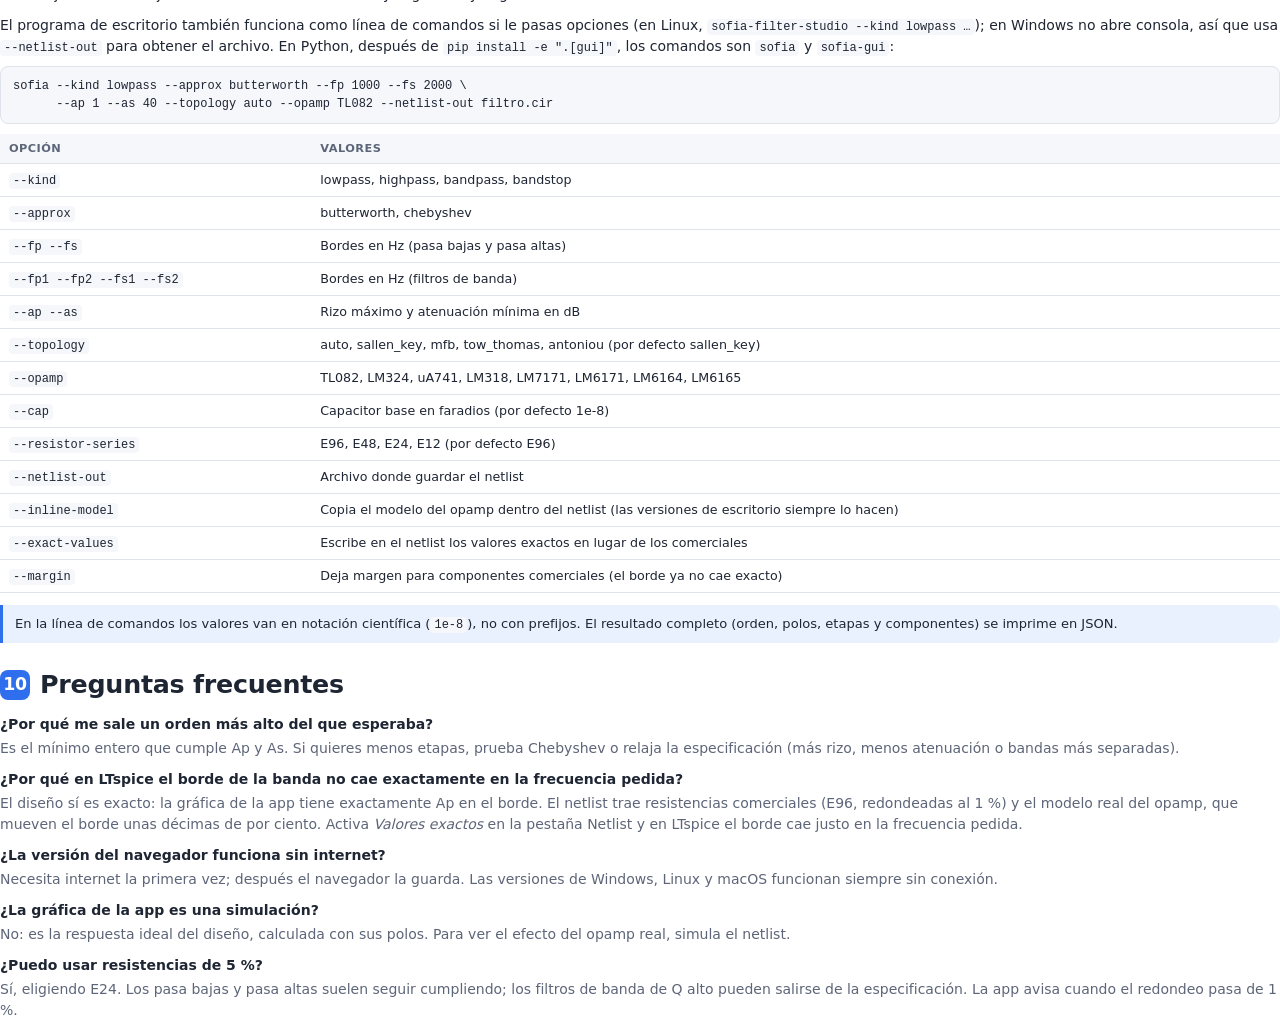
<file: docs/manual/manual.html>
<!doctype html>
<html lang="es">
  <head>
    <meta charset="utf-8" />
    <title>SOFIA Filter Studio · Manual de uso</title>
    <meta name="author" content="ROMERUU-dev" />
    <link rel="stylesheet" href="manual.css" />
  </head>
  <body>
    <!-- Portada -->
    <section class="cover">
      <div class="cover-brand">
        <svg viewBox="0 0 64 64" aria-hidden="true">
          <rect width="64" height="64" rx="14" fill="#2f6fed" />
          <path d="M12 46h6c6 0 7-28 12-28h4c5 0 6 28 12 28h6" fill="none" stroke="#fff" stroke-width="5" stroke-linecap="round" stroke-linejoin="round" />
        </svg>
        <span>SOFIA Filter Studio</span>
      </div>
      <h1>Manual de uso</h1>
      <p class="cover-lead">Diseño de filtros activos Butterworth y Chebyshev, de la especificación al netlist SPICE.</p>
      <img class="cover-shot" src="../../web/img/app-pasabanda.webp" alt="" />
      <dl class="cover-meta">
        <div><dt>Versión</dt><dd>0.5.1</dd></div>
        <div><dt>App en el navegador</dt><dd>romeruu-dev.github.io/SOFIA/app</dd></div>
        <div><dt>Descargas y código</dt><dd>github.com/ROMERUU-dev/SOFIA</dd></div>
      </dl>
    </section>

    <!-- Contenido -->
    <section class="page">
      <h2 class="toc-title">Contenido</h2>
      <ol class="toc">
        <li><a href="#que-es">Qué es SOFIA</a></li>
        <li><a href="#pantalla">Un vistazo a la pantalla</a></li>
        <li><a href="#paso-a-paso">Diseñar un filtro paso a paso</a></li>
        <li><a href="#resultados">Leer los resultados</a></li>
        <li><a href="#simular">Simular el netlist</a></li>
        <li><a href="#placa">Esquemático, materiales y placa</a></li>
        <li><a href="#armar">Armar el circuito</a></li>
        <li><a href="#mensajes">Mensajes de error y avisos</a></li>
        <li><a href="#windows">Versiones de escritorio y línea de comandos</a></li>
        <li><a href="#preguntas">Preguntas frecuentes</a></li>
      </ol>

      <h2 id="que-es"><span class="num">1</span>Qué es SOFIA</h2>
      <p>
        SOFIA Filter Studio diseña filtros activos a partir de su especificación. Le das el tipo de filtro, las
        frecuencias y cuánto rizo y atenuación aceptas, y SOFIA:
      </p>
      <ul>
        <li>calcula el <b>orden mínimo</b> que cumple la especificación y sus polos;</li>
        <li>reparte el filtro en <b>etapas</b> de segundo orden (y una de primero si el orden es impar);</li>
        <li>elige la <b>topología</b> de cada etapa: Sallen-Key, MFB, Tow-Thomas o Antoniou;</li>
        <li>calcula las <b>resistencias y capacitores</b> y los redondea a valores comerciales;</li>
        <li>dibuja la <b>respuesta en frecuencia</b> con la especificación marcada;</li>
        <li>genera el <b>netlist SPICE</b>, con el modelo del amplificador operacional incluido, para simularlo en LTspice o ngspice;</li>
        <li>dibuja el <b>esquemático</b>, arma la <b>lista de materiales</b> y rutea la <b>placa</b> (PCB) lista para fabricar.</li>
      </ul>
      <p>
        Es una versión en Python del programa SOFIA original. El cálculo se verificó simulando en SPICE: con los valores exactos, los bordes de la banda de paso caen en la
        frecuencia pedida en las 40 combinaciones de tipo de filtro, aproximación y topología (error menor a
        0.002 %). Con resistencias E96 y el modelo real del TL082 se mueven en promedio 0.3 %.
      </p>

      <h3>Dónde usarla</h3>
      <table>
        <thead><tr><th>Versión</th><th>Cómo se abre</th><th>Necesita</th></tr></thead>
        <tbody>
          <tr><td><b>Navegador</b></td><td>romeruu-dev.github.io/SOFIA/app</td><td>Internet la primera vez (descarga unos 6 MB). Funciona en computadora y celular.</td></tr>
          <tr><td><b>Windows</b></td><td>El .exe de la sección Releases del repositorio</td><td>Nada: es un solo archivo y funciona sin internet.</td></tr>
          <tr><td><b>Ubuntu y Debian</b></td><td>El .deb de Releases; queda en el menú de aplicaciones</td><td>Ubuntu 22.04 o Debian 12, o más recientes. Funciona sin internet.</td></tr>
          <tr><td><b>macOS</b></td><td>El .dmg de Releases (Apple Silicon o Intel)</td><td>Funciona sin internet.</td></tr>
          <tr><td><b>Python</b></td><td><code>sofia-gui</code> o <code>sofia</code> (línea de comandos)</td><td>Python 3.11 o más reciente; la ventana usa PySide6.</td></tr>
        </tbody>
      </table>
      <p class="note">
        Todas las versiones usan el mismo motor de cálculo y dan exactamente los mismos resultados. Este manual muestra
        la versión del navegador; la de escritorio tiene la misma pantalla, con <i>Guardar netlist…</i> en lugar de
        <i>Descargar netlist</i>.
      </p>
    </section>

    <section class="page">
      <h2 id="pantalla"><span class="num">2</span>Un vistazo a la pantalla</h2>
      <p>A la izquierda está lo que pides; a la derecha, lo que SOFIA diseña. Todo se recalcula al momento.</p>
      <figure class="callouts">
        <img src="../../web/img/app-pasabajas.webp" alt="Pantalla principal de SOFIA con un pasa bajas Butterworth de orden 8." />
        <span class="badge" style="left: 23.0%; top: 9.8%">1</span>
        <span class="badge" style="left: 23.0%; top: 45.9%">2</span>
        <span class="badge" style="left: 23.0%; top: 72.4%">3</span>
        <span class="badge" style="left: 60.0%; top: 1.9%">4</span>
        <span class="badge" style="left: 68.4%; top: 1.9%">5</span>
        <span class="badge" style="left: 40.0%; top: 30.0%">6</span>
        <span class="badge" style="left: 80.2%; top: 10.5%">7</span>
        <span class="badge" style="left: 64.5%; top: 59.6%">8</span>
      </figure>
      <ol class="legend">
        <li><b>Tipo de filtro y aproximación.</b> Pasa bajas, pasa altas, pasa banda o rechaza banda; Butterworth o Chebyshev.</li>
        <li><b>Especificación.</b> Frecuencias de paso y de rechazo, rizo máximo y atenuación mínima.</li>
        <li><b>Circuito.</b> Topología, amplificador operacional, capacitor base y opciones avanzadas.</li>
        <li><b>Resumen.</b> Tipo, aproximación y orden del filtro; número de etapas, topologías, opamp con su alimentación y avisos.</li>
        <li><b>Acciones.</b> Copiar el enlace del diseño, copiar el netlist o descargarlo.</li>
        <li><b>Respuesta en frecuencia.</b> La curva diseñada y, en rojo, las zonas que la especificación prohíbe.</li>
        <li><b>Vista de la gráfica.</b> <i>Completa</i> muestra toda la curva; <i>Banda de paso</i> amplía la parte de arriba para ver el rizo.</li>
        <li><b>Pestañas de resultados.</b> Etapas con sus componentes, esquemático, placa (PCB), netlist, avisos y detalles del cálculo.</li>
      </ol>
    </section>

    <section class="page">
      <h2 id="paso-a-paso"><span class="num">3</span>Diseñar un filtro paso a paso</h2>
      <p>
        Como ejemplo diseñaremos un pasa bajas que deje pasar hasta 1 kHz con no más de 1 dB de caída, y que atenúe al
        menos 40 dB a partir de 2 kHz. Son los valores con los que abre la app.
      </p>

      <h3>3.1 Elige el tipo de filtro y la aproximación</h3>
      <table>
        <thead><tr><th>Tipo</th><th>Qué hace</th><th>Frecuencias que pide</th></tr></thead>
        <tbody>
          <tr><td><b>Pasa bajas</b></td><td>Pasa lo que está debajo de Fp y atenúa arriba de Fs.</td><td>Fp &lt; Fs</td></tr>
          <tr><td><b>Pasa altas</b></td><td>Pasa lo que está arriba de Fp y atenúa debajo de Fs.</td><td>Fs &lt; Fp</td></tr>
          <tr><td><b>Pasa banda</b></td><td>Pasa entre Fp1 y Fp2; atenúa fuera de Fs1–Fs2.</td><td>Fs1 &lt; Fp1 &lt; Fp2 &lt; Fs2</td></tr>
          <tr><td><b>Rechaza banda</b></td><td>Atenúa entre Fs1 y Fs2; pasa fuera de Fp1–Fp2.</td><td>Fp1 &lt; Fs1 &lt; Fs2 &lt; Fp2</td></tr>
        </tbody>
      </table>
      <p>
        <b>Butterworth</b> tiene la banda de paso más plana posible. <b>Chebyshev</b> permite un rizo dentro de la banda
        de paso a cambio de un corte más abrupto: para la misma especificación suele necesitar menos etapas. En el
        ejemplo, Butterworth pide orden 8 y Chebyshev orden 5.
      </p>
      <p class="note">
        Al cambiar entre pasa bajas y pasa altas, SOFIA intercambia Fp y Fs para que la especificación siga siendo
        válida. Los filtros de banda recuerdan sus propias frecuencias.
      </p>

      <h3>3.2 Escribe la especificación</h3>
      <table>
        <thead><tr><th>Campo</th><th>Significado</th></tr></thead>
        <tbody>
          <tr><td><b>Fp</b> (Fp1, Fp2)</td><td>Borde de la banda de paso: hasta ahí la caída no puede pasar del rizo máximo.</td></tr>
          <tr><td><b>Fs</b> (Fs1, Fs2)</td><td>Borde de la banda de rechazo: desde ahí la atenuación debe ser al menos As.</td></tr>
          <tr><td><b>Rizo máximo (Ap)</b></td><td>Caída máxima permitida dentro de la banda de paso, en dB (por ejemplo 1 dB).</td></tr>
          <tr><td><b>Atenuación mínima (As)</b></td><td>Atenuación exigida en la banda de rechazo, en dB (por ejemplo 40 dB). Debe ser mayor que Ap.</td></tr>
        </tbody>
      </table>
      <p>Los campos aceptan notación de ingeniería, con punto o coma decimal y con o sin la unidad:</p>
      <table class="compact">
        <thead><tr><th>Prefijo</th><th>p</th><th>n</th><th>u o µ</th><th>m</th><th>k</th><th>M o meg</th></tr></thead>
        <tbody>
          <tr><td>Multiplica por</td><td>10<sup>−12</sup></td><td>10<sup>−9</sup></td><td>10<sup>−6</sup></td><td>10<sup>−3</sup></td><td>10<sup>3</sup></td><td>10<sup>6</sup></td></tr>
        </tbody>
      </table>
      <p>
        Ejemplos válidos: <code>1k</code>, <code>1.5k</code>, <code>2 kHz</code>, <code>10n</code>, <code>0,1u</code>,
        <code>1e-8</code>. Si algo no se entiende, el campo se marca en rojo y arriba aparece qué corregir.
      </p>
    </section>

    <section class="flow">
      <h3>3.3 Elige el circuito</h3>
      <p>
        <b>Topología.</b> Con <i>Automática (recomendada)</i>, SOFIA elige la de cada etapa según su Q y el tipo de
        filtro. Puedes forzar una; si no puede realizar alguna etapa, esa etapa usa Tow-Thomas y aparece un aviso.
      </p>
      <table>
        <thead><tr><th>Topología</th><th>Opamps por etapa</th><th>La automática la usa para</th></tr></thead>
        <tbody>
          <tr><td><b>Sallen-Key</b></td><td>1</td><td>Pasa bajas y pasa altas con Q ≤ 1.2, y la etapa de primer orden.</td></tr>
          <tr><td><b>Antoniou (GIC)</b></td><td>3</td><td>Pasa bajas y pasa altas con Q entre 1.2 y 4.</td></tr>
          <tr><td><b>MFB</b> (realimentación múltiple)</td><td>1</td><td>Pasa banda con Q ≤ 3.</td></tr>
          <tr><td><b>Tow-Thomas</b></td><td>3</td><td>Rechaza banda, pasa banda con Q &gt; 3 y cualquier etapa con Q &gt; 4.</td></tr>
        </tbody>
      </table>
      <p class="note">
        Con LM7171 o LM6171 la automática usa solo Sallen-Key y MFB (MFB en lugar de Antoniou y Tow-Thomas): con
        sus modelos, LTspice casi nunca encuentra el punto de operación de una etapa Tow-Thomas o Antoniou.
      </p>

      <p><b>Amplificador operacional.</b> Cada modelo trae su macro-modelo SPICE, que se copia dentro del netlist.</p>
      <table>
        <thead><tr><th>Opamp</th><th>Alimentación</th><th>Comentario</th></tr></thead>
        <tbody>
          <tr><td><b>TL082</b></td><td>15 V</td><td>Entrada JFET, uso general. Buena opción para audio.</td></tr>
          <tr><td><b>LM324</b></td><td>5 V</td><td>El único que funciona con 5 V. Para filtros de baja frecuencia.</td></tr>
          <tr><td><b>uA741</b></td><td>15 V</td><td>Clásico; ancho de banda bajo.</td></tr>
          <tr><td><b>LM318</b></td><td>15 V</td><td>Más rápido que el TL082.</td></tr>
          <tr><td><b>LM7171, LM6171</b></td><td>15 V</td><td>Alta velocidad (100–200 MHz). La automática usa Sallen-Key y MFB; el rechaza banda (Tow-Thomas) no se puede simular con ellos.</td></tr>
          <tr><td><b>LM6164, LM6165</b></td><td>15 V</td><td>Descompensados: solo son estables con ganancia ≥ 5 y ≥ 25. En estas etapas oscilan; la app lo avisa.</td></tr>
        </tbody>
      </table>
      <p>
        Todos los netlists usan una sola fuente con tierra virtual a la mitad: 15 V con tierra virtual en 7.5 V
        (LM324: 5 V y 2.5 V).
      </p>

      <p>
        <b>Capacitor base.</b> Es el punto de partida (10 nF por defecto). Con la opción <i>Ajustar el capacitor de cada
        etapa</i> activada, SOFIA prueba los valores E12 cercanos y elige, para cada etapa, el que deja las resistencias
        más cerca de valores comerciales y en un rango práctico.
      </p>
      <p><b>Opciones avanzadas.</b></p>
      <ul>
        <li>
          <b>Serie de resistencias comerciales:</b> E96 (1 %), E48 (2 %), E24 (5 %) o E12 (10 %). Cada posición usa un
          solo resistor de la serie. E96 es la recomendada: con E24 los filtros de banda de Q alto pueden salirse de la
          especificación, y la app avisa cuando alguna resistencia se redondea más de 1 %.
        </li>
        <li><b>Ajustar el capacitor de cada etapa:</b> activado por defecto. Desactívalo si quieres que todas las etapas usen exactamente el capacitor base.</li>
        <li><b>Dejar margen para componentes comerciales:</b> desactivado por defecto. El diseño normal es exacto: el borde de
          la banda de paso cae justo en la frecuencia pedida. Con esta opción, el orden que sobra se reparte entre las dos
          bandas (menos rizo que Ap y más atenuación que As), de modo que el circuito con resistencias comerciales cumple
          con holgura, pero el borde ya no cae exacto. Conviene si vas a armar el circuito.</li>
      </ul>
    </section>

    <section class="page">
      <h2 id="resultados"><span class="num">4</span>Leer los resultados</h2>

      <h3>4.1 Resumen</h3>
      <p>
        Arriba aparece el filtro diseñado (por ejemplo <i>Pasa bajas Butterworth de orden 8</i>) y unas etiquetas con el
        número de etapas, las topologías usadas, el opamp con su alimentación y cuántos avisos hay. <i>Sin avisos</i> en
        verde significa que no se detectó ningún problema práctico.
      </p>

      <h3>4.2 La gráfica</h3>
      <p>
        La curva azul es la respuesta del diseño. Las zonas rojas son lo que la especificación prohíbe: debajo de −Ap en
        la banda de paso y arriba de −As en la banda de rechazo. Si la curva no toca ninguna zona roja, el diseño cumple.
      </p>
      <table>
        <thead><tr><th>Para…</th><th>Con mouse</th><th>En celular o tableta</th></tr></thead>
        <tbody>
          <tr><td>Acercar o alejar</td><td>Rueda, alrededor del cursor</td><td>Pellizcar con dos dedos</td></tr>
          <tr><td>Zoom solo en dB</td><td>Shift + rueda</td><td>—</td></tr>
          <tr><td>Zoom solo en frecuencia</td><td>Ctrl + rueda</td><td>—</td></tr>
          <tr><td>Mover la vista</td><td>Arrastrar</td><td>Arrastrar con un dedo</td></tr>
          <tr><td>Leer un punto</td><td>Pasar el cursor sobre la curva</td><td>Tocar la gráfica</td></tr>
          <tr><td>Volver a ver todo</td><td>Doble clic</td><td>Botón <i>Completa</i></td></tr>
        </tbody>
      </table>
      <figure>
        <div class="crop" style="--x: 0.286; --y: 0.099; --w: 0.703; --h: 0.48">
          <img src="../../web/img/app-banda-de-paso.webp" alt="" />
        </div>
        <figcaption>Vista <i>Banda de paso</i> de un pasa banda Chebyshev: el rizo queda arriba de la línea de −1 dB.</figcaption>
      </figure>

      <h3>4.3 Etapas</h3>
      <p>
        Cada tarjeta es una etapa del circuito, en el orden en que se conectan (la salida de la etapa 1 entra a la 2, y
        así). Muestra su topología, su orden, la frecuencia natural <b>f0</b>, el <b>Q</b> y la ganancia, y la lista de
        componentes: los capacitores y cada resistor con su valor comercial y, entre paréntesis, cuánto se aleja del
        valor ideal calculado.
      </p>
      <figure class="medium">
        <div class="crop" style="--x: 0.295; --y: 0.645; --w: 0.46; --h: 0.285">
          <img src="../../web/img/app-pasabanda.webp" alt="" />
        </div>
        <figcaption>Etapas Tow-Thomas de un pasa banda Chebyshev de orden 8, con resistencias E96.</figcaption>
      </figure>
    </section>

    <section class="flow">
      <h3>4.4 Netlist</h3>
      <p>
        Es el circuito completo en formato SPICE. <i>Descargar netlist</i> lo guarda como archivo <code>.cir</code> con
        un nombre que describe el filtro; <i>Copiar netlist</i> lo copia al portapapeles. Contiene:
      </p>
      <ul>
        <li>comentarios con el tipo de filtro, la aproximación, el orden y épsilon;</li>
        <li>las fuentes: <code>Vin</code> (entrada, con la tierra virtual de DC y 1 V de AC), <code>VTIERRA</code> y <code>VCC</code>, y una carga de 100 kΩ en la salida <code>OUT</code>;</li>
        <li>cada etapa, comentada, con sus opamps, resistores y capacitores;</li>
        <li>el modelo del opamp, copiado dentro del archivo, así que no hace falta buscarlo;</li>
        <li><code>.nodeset</code>, que ayuda a SPICE a encontrar el punto de operación correcto (con LM7171, LM6171 y LM6165
          se omite porque les estorba), y el barrido <code>.ac</code> que cubre de una década abajo a una década arriba de las frecuencias del filtro.</li>
      </ul>
      <p>
        La casilla <i>Valores exactos</i> pone en el netlist los valores ideales, sin redondear. Sirve para comprobar el
        cálculo: en LTspice los bordes de la banda de paso caen justo en las frecuencias pedidas. Con los valores
        comerciales (E96, 1 %) y el modelo real del opamp, el borde se mueve unas décimas de por ciento.
      </p>
      <figure class="medium narrow">
        <div class="crop" style="--x: 0.286; --y: 0.592; --w: 0.4; --h: 0.358">
          <img src="../../web/img/app-netlist.webp" alt="" />
        </div>
        <figcaption>Inicio del netlist de un pasa banda: fuentes, tierra virtual y carga.</figcaption>
      </figure>

      <h3>4.5 Avisos</h3>
      <p>
        Explican lo que puede fallar al armar o simular el circuito y qué hacer. La pestaña muestra cuántos hay. La
        sección <a href="#mensajes">8</a> los lista todos.
      </p>
      <figure>
        <div class="crop" style="--x: 0.286; --y: 0.592; --w: 0.703; --h: 0.2">
          <img src="../../web/img/app-avisos.webp" alt="" />
        </div>
        <figcaption>Aviso con el LM6164, que es descompensado y oscilaría en estas etapas.</figcaption>
      </figure>

      <h3>4.6 Detalles</h3>
      <p>
        Muestra el orden; la atenuación en el borde de la banda de paso (exactamente Ap) y en el de la banda de rechazo,
        con lo que sobra frente a lo que pediste;
        épsilon; la selectividad; la alimentación; los opamps adecuados para esa frecuencia, y los polos en rad/s. En
        filtros de banda también aparecen la frecuencia central y el ancho de banda.
      </p>
      <p class="note">
        SOFIA diseña como en el método de libro: la atenuación en el borde de la banda de paso es exactamente Ap, así
        que el borde cae justo en la frecuencia pedida. El orden se redondea hacia arriba y la selectividad que sobra
        queda en la banda de rechazo: el pasa bajas del ejemplo tiene exactamente 1 dB en 1 kHz y 42.30 dB en 2 kHz
        (pediste 40 dB).
      </p>

      <h3>4.7 Compartir un diseño</h3>
      <p>
        En la versión del navegador, el botón <b>Enlace</b> copia un link con el tipo de filtro, la especificación y el
        circuito. Quien lo abra verá exactamente el mismo diseño. Sirve para mandar un ejercicio o pedir una revisión.
      </p>
    </section>

    <section class="page">
      <h2 id="simular"><span class="num">5</span>Simular el netlist</h2>
      <h3>En LTspice</h3>
      <ol class="steps">
        <li>Descarga el netlist con <i>Descargar netlist</i> (en Windows: <i>Guardar netlist…</i>).</li>
        <li>En LTspice abre <i>File › Open</i>, cambia el tipo de archivo a <i>Netlists</i> (o <i>All files</i>) y elige el <code>.cir</code>.</li>
        <li>Presiona <i>Run</i>. Si la ventana de la gráfica abre vacía, haz clic derecho en ella, elige <i>Add Traces</i> y selecciona <code>V(out)</code>.</li>
        <li>LTspice muestra la magnitud en dB y la fase. Usa los cursores para medir el rizo y la atenuación en los bordes Fp y Fs.</li>
      </ol>
      <h3>En ngspice</h3>
      <pre>ngspice filtro.cir
run
plot vdb(out)</pre>
      <h3>Qué revisar</h3>
      <ul>
        <li>
          La ganancia en la banda de paso no siempre es 0 dB: las etapas Sallen-Key y Antoniou pueden tener ganancia.
          Mide el rizo y la atenuación <b>respecto al nivel de la banda de paso</b>. Los filtros pasa banda están
          normalizados para dar 0 dB al centro.
        </li>
        <li>
          La simulación usa el modelo real del opamp, así que a frecuencias altas puede diferir un poco de la gráfica de
          la app, que es la respuesta ideal. Si la diferencia es grande, prueba un opamp más rápido (LM318).
        </li>
      </ul>

    </section>

    <section class="page">
      <h2 id="placa"><span class="num">6</span>Esquemático, materiales y placa</h2>
      <p>
        Las pestañas <i>Esquemático</i> y <i>PCB</i> convierten el diseño en un circuito listo para armar. Antes de
        abrirlas elige en <i>Circuito › Componentes de la placa</i> si quieres partes <b>SMD</b> (resistencias 0805,
        opamps SOIC) o <b>through-hole</b> (resistencias axiales, capacitores de película, opamps DIP).
      </p>
      <h3>6.1 Esquemático</h3>
      <p>
        Muestra cada etapa con su topología y, abajo, lo que la placa necesita además del filtro: el conector de
        alimentación con sus capacitores de desacoplo, la tierra virtual (divisor y seguidor), el acoplamiento de entrada
        y de salida, las secciones de opamp que sobran conectadas como seguidores y los barrenos de montaje. Las
        referencias siguen la etapa (R101 es de la etapa 1) y las etiquetas E1, E2… unen una etapa con la siguiente.
      </p>
      <p>
        <i>KiCad</i> descarga un proyecto de KiCad en un ZIP: descomprímelo y abre el archivo <code>.kicad_pro</code>
        con KiCad 8 o más reciente. Trae el esquemático y su biblioteca de símbolos, así que el ERC de KiCad sale limpio.
        <i>SVG</i> lo guarda como imagen, y <i>Materiales (CSV)</i> descarga la lista de componentes agrupada por valor,
        con cantidades, referencias, descripción y huella. El CSV abre directo en Excel.
      </p>
      <figure class="medium">
        <img src="../../web/img/esquematico.webp" alt="" />
        <figcaption>Esquemático de un pasa banda Chebyshev de orden 8 con etapas Tow-Thomas.</figcaption>
      </figure>
      <h3>6.2 Placa (PCB)</h3>
      <p>
        Al abrir la pestaña PCB, SOFIA coloca los componentes (cada opamp con sus resistencias y capacitores cerca de los
        pines que usan) y rutea las pistas automáticamente en dos capas, con un plano de tierra en la capa de abajo.
        Tarda unos segundos. Arriba aparecen el tamaño, el número de vías y si el ruteo quedó completo y sin errores de
        reglas; los botones <i>Arriba</i> y <i>Abajo</i> cambian la cara que se ve.
      </p>
      <table>
        <thead><tr><th>Regla</th><th>Valor</th></tr></thead>
        <tbody>
          <tr><td>Capas</td><td>2, FR-4 de 1.6 mm, plano de tierra en la capa inferior</td></tr>
          <tr><td>Pista mínima / separación</td><td>0.3 mm / 0.25 mm</td></tr>
          <tr><td>Vías</td><td>0.8 mm de diámetro, barreno de 0.4 mm</td></tr>
          <tr><td>Montaje</td><td>4 barrenos M3 en las esquinas</td></tr>
        </tbody>
      </table>
      <ul>
        <li><b>KiCad</b> descarga el proyecto completo en un ZIP: esquemático y placa ruteada, enlazados y con las reglas de
          arriba. Abre el <code>.kicad_pro</code> y, en la placa, presiona <b>B</b> para rellenar el plano de tierra.</li>
        <li><b>Gerber (ZIP)</b> trae todo lo que pide un fabricante: cobre, máscara, serigrafía, pasta, contorno y barrenos. Súbelo tal cual.</li>
        <li><b>Posiciones</b> (solo SMD) es la lista para el ensamble automático de componentes.</li>
      </ul>
      <figure class="medium">
        <img src="../../web/img/pcb-gerber.webp" alt="" />
        <figcaption>La misma placa dibujada a partir de sus archivos Gerber: así la recibe el fabricante.</figcaption>
      </figure>
      <p class="note">
        Las reglas se revisan sobre el cobre real antes de mostrar la placa, y el proyecto pasa el ERC y el DRC de KiCad
        sin errores. Aun así, revísala en KiCad antes de mandarla a fabricar: es tu circuito.
      </p>

      <h2 id="armar"><span class="num">7</span>Armar el circuito</h2>
      <ul>
        <li>
          <b>Alimentación.</b> El netlist usa una fuente única de 15 V (5 V con LM324) y una tierra virtual ideal a la
          mitad. El esquemático y la placa ya traen la tierra virtual real: un divisor de dos resistencias de 10 kΩ, un
          capacitor y una sección de opamp como seguidor.
        </li>
        <li>
          <b>Entrada y salida.</b> En la simulación la entrada trae la tierra virtual como nivel de DC. En la placa la
          señal entra y sale por capacitores de acoplamiento, con una resistencia que polariza la entrada a la tierra
          virtual; por eso el filtro no pasa la componente de DC.
        </li>
        <li>
          <b>Componentes.</b> Usa resistencias de película metálica de la serie elegida (E96: 1 %) y capacitores de
          película o cerámicos C0G/NP0. Las etapas de Q alto son las más sensibles a la tolerancia.
        </li>
        <li><b>Desacoplo.</b> Pon un capacitor de 100 nF entre la alimentación y tierra junto a cada opamp.</li>
        <li><b>Orden de las etapas.</b> Conéctalas en el orden en que aparecen (etapa 1 primero), que es el orden del netlist que simulaste.</li>
      </ul>
    </section>

    <section class="page">
      <h2 id="mensajes"><span class="num">8</span>Mensajes de error y avisos</h2>
      <h3>Errores en la especificación</h3>
      <p>Aparecen en una franja roja arriba de la gráfica; el campo con el problema se marca en rojo.</p>
      <table>
        <thead><tr><th>Mensaje</th><th>Qué hacer</th></tr></thead>
        <tbody>
          <tr><td>… no es un número válido</td><td>Revisa el campo: solo número, prefijo (k, n…) y, si quieres, la unidad.</td></tr>
          <tr><td>unidad '…' no reconocida</td><td>La unidad no corresponde al campo (por ejemplo F en una frecuencia).</td></tr>
          <tr><td>En un pasa bajas, Fs debe ser mayor que Fp</td><td>Fs es donde empieza la atenuación: debe quedar arriba de Fp (en pasa altas, abajo).</td></tr>
          <tr><td>Se necesita Fs1 &lt; Fp1 &lt; Fp2 &lt; Fs2</td><td>En pasa banda, la banda de paso va dentro de la de rechazo (en rechaza banda, al revés).</td></tr>
          <tr><td>La atenuación mínima debe ser mayor que el rizo máximo</td><td>As tiene que ser mayor que Ap.</td></tr>
          <tr><td>… debe ser mayor que cero</td><td>Frecuencias, rizo y capacitor deben ser positivos.</td></tr>
        </tbody>
      </table>
      <h3>Avisos del diseño</h3>
      <table>
        <thead><tr><th>Aviso</th><th>Qué significa</th></tr></thead>
        <tbody>
          <tr><td>El LM6164 / LM6165 es descompensado…</td><td>Va a oscilar con las ganancias de estas etapas. Usa LM6171, LM7171 o LM318.</td></tr>
          <tr><td>Con el modelo del LM7171 / LM6171, LTspice casi nunca encuentra el punto de operación…</td><td>Forzaste Tow-Thomas o Antoniou, o es un rechaza banda. Usa Sallen-Key o MFB, o un opamp más lento (TL082, LM318).</td></tr>
          <tr><td>Etapas Sallen-Key con Q mayor a 10</td><td>Muy sensibles a la tolerancia. Tow-Thomas o MFB son más robustas.</td></tr>
          <tr><td>… no puede realizar una etapa …; esta etapa usa Tow-Thomas</td><td>La topología que forzaste no sirve para ese tipo de etapa; SOFIA la cambió solo en esa etapa.</td></tr>
          <tr><td>La etapa N redondea resistencias hasta X %</td><td>La serie elegida queda lejos de los valores ideales. Usa E96.</td></tr>
          <tr><td>Resistencias menores a 10 Ω o mayores a 1 MΩ</td><td>Cambia el capacitor base al valor que sugiere el aviso.</td></tr>
          <tr><td>La corriente de polarización … agrega unos X mV de offset</td><td>Resistencias grandes con un opamp de corriente de entrada alta. Un capacitor base más grande lo reduce.</td></tr>
          <tr><td>Q muy sensible, ganancia recortada o limitada</td><td>La etapa no alcanza exactamente el Q pedido con esa topología; prueba Automática o Tow-Thomas.</td></tr>
        </tbody>
      </table>

    </section>

    <section class="page">
      <h2 id="windows"><span class="num">9</span>Versiones de escritorio y línea de comandos</h2>
      <p>
        Los instaladores están en la sección <i>Releases</i> del repositorio. La ventana es la misma que la del
        navegador. Atajos: <b>Ctrl+S</b> guarda el netlist y <b>Ctrl+Shift+C</b> lo copia (<b>Cmd</b> en macOS).
      </p>
      <ul>
        <li><b>Windows:</b> el <code>.exe</code> se abre con doble clic; no se instala.</li>
        <li><b>Ubuntu y Debian:</b> <code>sudo apt install ./sofia-filter-studio_*_amd64.deb</code> lo instala con sus
          dependencias y lo deja en el menú de aplicaciones; <code>sudo apt remove sofia-filter-studio</code> lo quita.</li>
        <li><b>macOS:</b> abre el <code>.dmg</code> (arm64 para Apple Silicon, x86_64 para Intel) y arrastra la app a
          Aplicaciones. No está firmada con una cuenta de Apple, así que la primera vez macOS no la deja abrir: ve a
          Ajustes del Sistema &gt; Privacidad y seguridad y elige <i>Abrir de todos modos</i>.</li>
      </ul>
      <p>
        El programa de escritorio también funciona como línea de comandos si le pasas opciones (en Linux,
        <code>sofia-filter-studio --kind lowpass …</code>); en Windows no abre consola, así que usa <code>--netlist-out</code>
        para obtener el archivo. En Python, después de
        <code>pip install -e ".[gui]"</code>, los comandos son <code>sofia</code> y <code>sofia-gui</code>:
      </p>
      <pre>sofia --kind lowpass --approx butterworth --fp 1000 --fs 2000 \
      --ap 1 --as 40 --topology auto --opamp TL082 --netlist-out filtro.cir</pre>
      <table>
        <thead><tr><th>Opción</th><th>Valores</th></tr></thead>
        <tbody>
          <tr><td><code>--kind</code></td><td>lowpass, highpass, bandpass, bandstop</td></tr>
          <tr><td><code>--approx</code></td><td>butterworth, chebyshev</td></tr>
          <tr><td><code>--fp --fs</code></td><td>Bordes en Hz (pasa bajas y pasa altas)</td></tr>
          <tr><td><code>--fp1 --fp2 --fs1 --fs2</code></td><td>Bordes en Hz (filtros de banda)</td></tr>
          <tr><td><code>--ap --as</code></td><td>Rizo máximo y atenuación mínima en dB</td></tr>
          <tr><td><code>--topology</code></td><td>auto, sallen_key, mfb, tow_thomas, antoniou (por defecto sallen_key)</td></tr>
          <tr><td><code>--opamp</code></td><td>TL082, LM324, uA741, LM318, LM7171, LM6171, LM6164, LM6165</td></tr>
          <tr><td><code>--cap</code></td><td>Capacitor base en faradios (por defecto 1e-8)</td></tr>
          <tr><td><code>--resistor-series</code></td><td>E96, E48, E24, E12 (por defecto E96)</td></tr>
          <tr><td><code>--netlist-out</code></td><td>Archivo donde guardar el netlist</td></tr>
          <tr><td><code>--inline-model</code></td><td>Copia el modelo del opamp dentro del netlist (las versiones de escritorio siempre lo hacen)</td></tr>
          <tr><td><code>--exact-values</code></td><td>Escribe en el netlist los valores exactos en lugar de los comerciales</td></tr>
          <tr><td><code>--margin</code></td><td>Deja margen para componentes comerciales (el borde ya no cae exacto)</td></tr>
        </tbody>
      </table>
      <p class="note">
        En la línea de comandos los valores van en notación científica (<code>1e-8</code>), no con prefijos. El
        resultado completo (orden, polos, etapas y componentes) se imprime en JSON.
      </p>

      <h2 id="preguntas"><span class="num">10</span>Preguntas frecuentes</h2>
      <dl class="faq">
        <dt>¿Por qué me sale un orden más alto del que esperaba?</dt>
        <dd>Es el mínimo entero que cumple Ap y As. Si quieres menos etapas, prueba Chebyshev o relaja la especificación (más rizo, menos atenuación o bandas más separadas).</dd>
        <dt>¿Por qué en LTspice el borde de la banda no cae exactamente en la frecuencia pedida?</dt>
        <dd>El diseño sí es exacto: la gráfica de la app tiene exactamente Ap en el borde. El netlist trae resistencias
          comerciales (E96, redondeadas al 1 %) y el modelo real del opamp, que mueven el borde unas décimas de por ciento.
          Activa <i>Valores exactos</i> en la pestaña Netlist y en LTspice el borde cae justo en la frecuencia pedida.</dd>
        <dt>¿La versión del navegador funciona sin internet?</dt>
        <dd>Necesita internet la primera vez; después el navegador la guarda. Las versiones de Windows, Linux y macOS funcionan siempre sin conexión.</dd>
        <dt>¿La gráfica de la app es una simulación?</dt>
        <dd>No: es la respuesta ideal del diseño, calculada con sus polos. Para ver el efecto del opamp real, simula el netlist.</dd>
        <dt>¿Puedo usar resistencias de 5 %?</dt>
        <dd>Sí, eligiendo E24. Los pasa bajas y pasa altas suelen seguir cumpliendo; los filtros de banda de Q alto pueden salirse de la especificación. La app avisa cuando el redondeo pasa de 1 %.</dd>
      </dl>
    </section>
  </body>
</html>
</file>
<file: web/landing.css>
/* Presentation page of SOFIA Filter Studio. Same palette as the app (app/style.css). */
:root {
  color-scheme: light;
  --bg: #ffffff;
  --bg-alt: #f3f5f9;
  --surface: #ffffff;
  --border: #e2e6ee;
  --text: #1e2533;
  --muted: #5d6578;
  --accent: #2f6fed;
  --accent-hover: #1e4fbf;
  --accent-soft: #eaf1fe;
  --accent-text: #1e4fbf;
  --success: #15803d;
  --glow: rgba(47, 111, 237, 0.16);
  --shadow: 0 1px 2px rgba(30, 37, 51, 0.06), 0 18px 48px -12px rgba(30, 37, 51, 0.22);
  --font: "Segoe UI", system-ui, -apple-system, "Helvetica Neue", Roboto, sans-serif;
  --mono: "Cascadia Mono", Consolas, "SF Mono", "DejaVu Sans Mono", monospace;
}

@media (prefers-color-scheme: dark) {
  :root:not([data-theme="light"]) {
    color-scheme: dark;
    --bg: #0f131a;
    --bg-alt: #131821;
    --surface: #171c25;
    --border: #283040;
    --text: #e6eaf2;
    --muted: #a0a8ba;
    --accent: #5b8def;
    --accent-hover: #7aa3f2;
    --accent-soft: #1c2a45;
    --accent-text: #a9c4f8;
    --success: #4ade80;
    --glow: rgba(91, 141, 239, 0.18);
    --shadow: 0 1px 2px rgba(0, 0, 0, 0.4), 0 18px 48px -12px rgba(0, 0, 0, 0.7);
  }
}

:root[data-theme="dark"] {
  color-scheme: dark;
  --bg: #0f131a;
  --bg-alt: #131821;
  --surface: #171c25;
  --border: #283040;
  --text: #e6eaf2;
  --muted: #a0a8ba;
  --accent: #5b8def;
  --accent-hover: #7aa3f2;
  --accent-soft: #1c2a45;
  --accent-text: #a9c4f8;
  --success: #4ade80;
  --glow: rgba(91, 141, 239, 0.18);
  --shadow: 0 1px 2px rgba(0, 0, 0, 0.4), 0 18px 48px -12px rgba(0, 0, 0, 0.7);
}

* {
  box-sizing: border-box;
}

html {
  scroll-behavior: smooth;
  scroll-padding-top: 72px;
}

body {
  margin: 0;
  background: var(--bg);
  color: var(--text);
  font-family: var(--font);
  font-size: 16px;
  line-height: 1.55;
  -webkit-font-smoothing: antialiased;
}

img {
  display: block;
  max-width: 100%;
  height: auto;
}

a {
  color: inherit;
}

[hidden] {
  display: none !important;
}

.container {
  width: 100%;
  max-width: 1160px;
  margin: 0 auto;
  padding: 0 24px;
}

.container.narrow {
  max-width: 780px;
}

/* Navigation --------------------------------------------------------------------------------- */
.nav {
  position: sticky;
  top: 0;
  z-index: 10;
  background: color-mix(in srgb, var(--bg) 82%, transparent);
  backdrop-filter: saturate(1.4) blur(12px);
  -webkit-backdrop-filter: saturate(1.4) blur(12px);
  border-bottom: 1px solid color-mix(in srgb, var(--border) 70%, transparent);
}

.nav-inner {
  display: flex;
  align-items: center;
  gap: 24px;
  height: 60px;
}

.brand {
  display: flex;
  align-items: center;
  gap: 10px;
  text-decoration: none;
  font-weight: 700;
  font-size: 18px;
  white-space: nowrap;
}

.brand svg {
  width: 30px;
  height: 30px;
}

.brand small {
  font-weight: 500;
  color: var(--muted);
  font-size: 15px;
}

.nav-links {
  display: flex;
  gap: 22px;
  margin-left: auto;
  font-size: 15px;
}

.nav-links a {
  text-decoration: none;
  color: var(--muted);
}

.nav-links a:hover {
  color: var(--text);
}

/* Buttons ------------------------------------------------------------------------------------ */
.button {
  display: inline-flex;
  align-items: center;
  justify-content: center;
  gap: 8px;
  padding: 11px 20px;
  border-radius: 10px;
  border: 1px solid var(--border);
  background: var(--surface);
  color: var(--text);
  font-weight: 600;
  font-size: 15px;
  text-decoration: none;
  white-space: nowrap;
  transition: border-color 0.15s, background 0.15s, transform 0.15s;
}

.button svg {
  width: 18px;
  height: 18px;
  fill: none;
  stroke: currentColor;
  stroke-width: 2;
  stroke-linecap: round;
  stroke-linejoin: round;
}

.button:hover {
  border-color: var(--accent);
  color: var(--accent-text);
}

.button.primary {
  background: var(--accent);
  border-color: var(--accent);
  color: #fff;
}

.button.primary:hover {
  background: var(--accent-hover);
  border-color: var(--accent-hover);
  color: #fff;
  transform: translateY(-1px);
}

.button.small {
  padding: 8px 14px;
  font-size: 14px;
}

/* Hero --------------------------------------------------------------------------------------- */
.hero {
  position: relative;
  padding: 72px 0 0;
  text-align: center;
  overflow: hidden;
}

.hero::before {
  content: "";
  position: absolute;
  inset: -20% -10% auto;
  height: 720px;
  background: radial-gradient(closest-side, var(--glow), transparent);
  pointer-events: none;
}

.hero .container {
  position: relative;
}

.eyebrow {
  display: inline-flex;
  align-items: center;
  gap: 8px;
  margin: 0 0 20px;
  padding: 5px 14px;
  border-radius: 999px;
  background: var(--accent-soft);
  color: var(--accent-text);
  font-size: 14px;
  font-weight: 600;
}

.eyebrow .dot {
  width: 7px;
  height: 7px;
  border-radius: 50%;
  background: var(--accent);
}

h1 {
  margin: 0 auto;
  max-width: 820px;
  font-size: clamp(34px, 5.4vw, 58px);
  line-height: 1.08;
  letter-spacing: -0.02em;
  font-weight: 750;
}

h1 .accent {
  color: var(--accent);
}

.lead {
  margin: 22px auto 0;
  max-width: 680px;
  font-size: clamp(17px, 2vw, 19.5px);
  color: var(--muted);
}

.cta {
  display: flex;
  justify-content: center;
  flex-wrap: wrap;
  gap: 12px;
  margin-top: 32px;
}


.window {
  margin: 0;
  border-radius: 14px;
  border: 1px solid var(--border);
  background: var(--surface);
  box-shadow: var(--shadow);
  overflow: hidden;
}

.window-bar {
  display: flex;
  align-items: center;
  gap: 7px;
  height: 34px;
  padding: 0 14px;
  border-bottom: 1px solid var(--border);
  background: var(--bg-alt);
}

.window-bar i {
  width: 11px;
  height: 11px;
  border-radius: 50%;
  background: var(--border);
}

.window-bar span {
  margin: 0 auto;
  padding: 2px 14px;
  border-radius: 6px;
  background: var(--surface);
  color: var(--muted);
  font-size: 12.5px;
  transform: translateX(-24px);
}

.hero-shot {
  margin: 56px auto -1px;
  max-width: 1080px;
  border-bottom-left-radius: 0;
  border-bottom-right-radius: 0;
  border-bottom: 0;
}

/* Stats -------------------------------------------------------------------------------------- */
.stats {
  border-top: 1px solid var(--border);
  border-bottom: 1px solid var(--border);
  background: var(--bg-alt);
}

.stats-grid {
  display: grid;
  grid-template-columns: repeat(4, 1fr);
}

.stat {
  padding: 32px 24px;
  border-left: 1px solid var(--border);
}

.stat:first-child {
  border-left: 0;
}

.stat strong {
  display: block;
  font-size: 30px;
  line-height: 1.1;
  letter-spacing: -0.01em;
  font-variant-numeric: tabular-nums;
}

.stat span {
  display: block;
  margin-top: 8px;
  color: var(--muted);
  font-size: 14.5px;
}

/* Sections ----------------------------------------------------------------------------------- */
.section {
  padding: 96px 0;
}

.section.alt {
  background: var(--bg-alt);
  border-top: 1px solid var(--border);
  border-bottom: 1px solid var(--border);
}


h2 {
  margin: 0 0 40px;
  max-width: 720px;
  font-size: clamp(28px, 3.6vw, 40px);
  line-height: 1.15;
  letter-spacing: -0.015em;
}

h3 {
  margin: 0 0 6px;
  font-size: 18px;
}

.body {
  color: var(--muted);
  font-size: 17px;
  margin: 0 0 16px;
}

.download svg {
  width: 40px;
  height: 40px;
  padding: 9px;
  margin-bottom: 16px;
  border-radius: 10px;
  background: var(--accent-soft);
  fill: none;
  stroke: var(--accent);
  stroke-width: 2;
  stroke-linecap: round;
  stroke-linejoin: round;
}

.step-card p,
.download p {
  margin: 0;
  color: var(--muted);
  font-size: 15.5px;
}

/* Steps -------------------------------------------------------------------------------------- */
.steps {
  display: grid;
  grid-template-columns: repeat(3, 1fr);
  gap: 20px;
  margin: 0;
  padding: 0;
  list-style: none;
}

.step-card {
  display: flex;
  flex-direction: column;
  padding: 26px;
  border-radius: 14px;
  border: 1px solid var(--border);
  background: var(--surface);
}

.step-number {
  display: grid;
  place-items: center;
  width: 32px;
  height: 32px;
  margin-bottom: 16px;
  border-radius: 50%;
  background: var(--accent);
  color: #fff;
  font-weight: 700;
}

.mini {
  margin-top: auto;
  padding-top: 20px;
}

.mini.kinds {
  display: grid;
  grid-template-columns: repeat(4, 1fr);
  gap: 8px;
}

.mini.kinds svg {
  width: 100%;
  height: auto;
  padding: 6px 4px;
  border: 1px solid var(--border);
  border-radius: 8px;
  fill: none;
  stroke: var(--muted);
  stroke-width: 2.4;
  stroke-linecap: round;
  stroke-linejoin: round;
}

.mini.kinds svg.on {
  border: 2px solid var(--accent);
  background: var(--accent-soft);
  stroke: var(--accent);
}

.mini.fields {
  display: grid;
  grid-template-columns: 1fr 1fr;
  gap: 8px;
}

.mini.fields span {
  display: flex;
  gap: 8px;
  align-items: baseline;
  padding: 7px 10px;
  border: 1px solid var(--border);
  border-radius: 8px;
  font-size: 14px;
}

.mini.fields b {
  color: var(--muted);
  font-weight: 600;
}

.mini.fields i {
  margin-left: auto;
  color: var(--muted);
  font-style: normal;
  font-size: 13px;
}

pre.mini.code {
  margin: auto 0 0;
  padding: 12px 14px;
  border-radius: 8px;
  background: var(--bg-alt);
  border: 1px solid var(--border);
  font-family: var(--mono);
  font-size: 12.5px;
  line-height: 1.6;
  overflow-x: auto;
  color: var(--text);
}

/* Tour --------------------------------------------------------------------------------------- */
.tour-tabs {
  display: flex;
  flex-wrap: wrap;
  gap: 6px;
  margin-bottom: 20px;
}

.tour-tabs button {
  padding: 8px 16px;
  border-radius: 999px;
  border: 1px solid var(--border);
  background: var(--surface);
  color: var(--muted);
  font: inherit;
  font-size: 15px;
  font-weight: 600;
  cursor: pointer;
}

.tour-tabs button:hover {
  color: var(--text);
}

.tour-tabs button[aria-selected="true"] {
  background: var(--accent-soft);
  border-color: var(--accent);
  color: var(--accent-text);
}

.tour-stage {
  margin: 0;
}

.tour-stage figcaption {
  margin: 18px auto 0;
  max-width: 760px;
  text-align: center;
  color: var(--muted);
}

.phones {
  display: flex;
  justify-content: center;
  gap: 32px;
  padding: 8px 0;
}

.phones img {
  width: min(300px, 44vw);
  border-radius: 28px;
  border: 8px solid var(--text);
  box-shadow: var(--shadow);
}

/* Two columns, table, list ------------------------------------------------------------------- */
.two-col {
  display: grid;
  grid-template-columns: 1fr 1.1fr;
  gap: 56px;
  align-items: center;
}

.two-col h2 {
  margin-bottom: 18px;
}

.table {
  width: 100%;
  border-collapse: separate;
  border-spacing: 0;
  border: 1px solid var(--border);
  border-radius: 14px;
  overflow: hidden;
  background: var(--surface);
  font-size: 15.5px;
}

.table th,
.table td {
  padding: 14px 18px;
  text-align: left;
  vertical-align: top;
  border-top: 1px solid var(--border);
}

.table th {
  border-top: 0;
  background: var(--bg-alt);
  color: var(--muted);
  font-size: 13px;
  text-transform: uppercase;
  letter-spacing: 0.05em;
}

.table td:first-child {
  white-space: nowrap;
}

/* Downloads ---------------------------------------------------------------------------------- */
.downloads {
  display: grid;
  grid-template-columns: repeat(4, 1fr);
  gap: 20px;
}

.download {
  display: flex;
  flex-direction: column;
  padding: 26px;
  border-radius: 14px;
  border: 1px solid var(--border);
  background: var(--surface);
  text-decoration: none;
  transition: border-color 0.15s, transform 0.15s;
}

.download:hover {
  border-color: var(--accent);
  transform: translateY(-2px);
}

.download .go {
  margin-top: 18px;
  color: var(--accent-text);
  font-weight: 600;
}

.small-print {
  margin: 24px 0 0;
  color: var(--muted);
  font-size: 15px;
}

.small-print a {
  color: var(--accent-text);
}

/* FAQ ---------------------------------------------------------------------------------------- */
details {
  border-bottom: 1px solid var(--border);
}

details summary {
  display: flex;
  align-items: center;
  justify-content: space-between;
  gap: 16px;
  padding: 18px 0;
  font-weight: 600;
  font-size: 17px;
  cursor: pointer;
  list-style: none;
}

details summary::-webkit-details-marker {
  display: none;
}

details summary::after {
  content: "+";
  flex: none;
  color: var(--accent);
  font-size: 24px;
  font-weight: 400;
  line-height: 1;
  transition: transform 0.15s;
}

details[open] summary::after {
  transform: rotate(45deg);
}

details p {
  margin: -4px 0 20px;
  color: var(--muted);
}

/* Footer ------------------------------------------------------------------------- */





.footer {
  padding: 28px 0;
  border-top: 1px solid var(--border);
  color: var(--muted);
  font-size: 14px;
}

.footer-inner {
  display: flex;
  align-items: center;
  justify-content: space-between;
  gap: 16px;
  flex-wrap: wrap;
}

.footer nav {
  display: flex;
  gap: 20px;
}

.footer a {
  text-decoration: none;
}

.footer a:hover {
  color: var(--text);
}

/* Responsive --------------------------------------------------------------------------------- */
@media (max-width: 960px) {
  .nav-links {
    display: none;
  }

  .nav-inner .button {
    margin-left: auto;
  }

  .stats-grid {
    grid-template-columns: repeat(2, 1fr);
  }

  .stat:nth-child(3) {
    border-left: 0;
  }

  .stat:nth-child(n + 3) {
    border-top: 1px solid var(--border);
  }

  .steps,
  .downloads {
    grid-template-columns: 1fr 1fr;
  }

  .two-col {
    grid-template-columns: 1fr;
    gap: 32px;
  }
}

@media (max-width: 640px) {
  .container {
    padding: 0 16px;
  }

  .hero {
    padding-top: 48px;
  }

  .cta .button {
    flex: 1 1 100%;
  }

  .hero-shot {
    max-width: 290px;
    margin: 40px auto 48px;
    border: 7px solid var(--text);
    border-radius: 30px;
  }

  .hero-shot .window-bar {
    display: none;
  }

  .window-bar span {
    display: none;
  }

  .section {
    padding: 64px 0;
  }

  h2 {
    margin-bottom: 28px;
  }

  .stats-grid,
  .steps,
  .downloads {
    grid-template-columns: 1fr;
  }

  .stat {
    border-left: 0;
    padding: 22px 0;
  }

  .stat + .stat {
    border-top: 1px solid var(--border);
  }

  .brand small {
    display: none;
  }

  .table td:first-child {
    white-space: normal;
  }

  .phones {
    gap: 12px;
  }

  .phones img {
    border-width: 5px;
    border-radius: 20px;
  }
}

@media (prefers-reduced-motion: reduce) {
  html {
    scroll-behavior: auto;
  }

  .button,
  .download {
    transition: none;
  }
}
</file>
<file: docs/manual/manual.css>
/* Print styles of the user manual (letter size). Built to PDF by scripts/build_manual.py. */
@page {
  size: letter;
  margin: 18mm 18mm 20mm;

  @bottom-left {
    content: "SOFIA Filter Studio · Manual de uso";
    font: 8.5pt "Segoe UI", system-ui, sans-serif;
    color: #8a91a2;
  }

  @bottom-right {
    content: counter(page);
    font: 8.5pt "Segoe UI", system-ui, sans-serif;
    color: #8a91a2;
  }
}

@page :first {
  margin: 0;

  @bottom-left {
    content: none;
  }

  @bottom-right {
    content: none;
  }
}

:root {
  --text: #1e2533;
  --muted: #5d6578;
  --accent: #2f6fed;
  --accent-dark: #1e4fbf;
  --accent-soft: #eaf1fe;
  --border: #dfe3eb;
  --bg-alt: #f5f7fa;
}

* {
  box-sizing: border-box;
}

html {
  -webkit-print-color-adjust: exact;
  print-color-adjust: exact;
}

body {
  margin: 0;
  color: var(--text);
  font-family: "Segoe UI", system-ui, -apple-system, Roboto, sans-serif;
  font-size: 10.5pt;
  line-height: 1.5;
}

.page {
  break-before: page;
}

h2 {
  display: flex;
  align-items: center;
  gap: 10px;
  margin: 0 0 10px;
  font-size: 19pt;
  line-height: 1.2;
  letter-spacing: -0.01em;
  break-after: avoid;
}

h2:not(:first-child) {
  margin-top: 26px;
}

h2 .num {
  display: inline-grid;
  place-items: center;
  width: 30px;
  height: 30px;
  border-radius: 8px;
  background: var(--accent);
  color: #fff;
  font-size: 13pt;
  flex: none;
}

h3 {
  margin: 18px 0 6px;
  font-size: 12.5pt;
  color: var(--accent-dark);
  break-after: avoid;
}

p {
  margin: 0 0 9px;
}

ul,
ol {
  margin: 0 0 10px;
  padding-left: 20px;
}

li {
  margin-bottom: 4px;
}

a {
  color: var(--accent-dark);
  text-decoration: none;
}

code,
pre {
  font-family: "Cascadia Mono", Consolas, monospace;
  font-size: 9pt;
}

code {
  padding: 1px 4px;
  border-radius: 4px;
  background: var(--bg-alt);
}

pre {
  margin: 0 0 10px;
  padding: 10px 12px;
  border: 1px solid var(--border);
  border-radius: 8px;
  background: var(--bg-alt);
  white-space: pre-wrap;
  break-inside: avoid;
}

table {
  width: 100%;
  margin: 4px 0 12px;
  border-collapse: collapse;
  font-size: 9.5pt;
  break-inside: avoid;
}

th,
td {
  padding: 6px 9px;
  text-align: left;
  vertical-align: top;
  border-bottom: 1px solid var(--border);
}

th {
  background: var(--bg-alt);
  color: var(--muted);
  font-size: 8.5pt;
  font-weight: 600;
  text-transform: uppercase;
  letter-spacing: 0.04em;
}

table.compact th,
table.compact td {
  text-align: center;
}

/* Prefixes are case-sensitive (m vs M): never uppercase them. */
table.compact th {
  text-transform: none;
  letter-spacing: 0;
  font-family: "Cascadia Mono", Consolas, monospace;
  font-size: 10pt;
  color: var(--text);
}

table.compact td:first-child,
table.compact th:first-child {
  text-align: left;
}

.note {
  padding: 9px 12px;
  border-left: 3px solid var(--accent);
  border-radius: 0 6px 6px 0;
  background: var(--accent-soft);
  font-size: 9.8pt;
  break-inside: avoid;
}

figure {
  margin: 8px 0 14px;
  break-inside: avoid;
}

figure img {
  display: block;
  width: 100%;
  border: 1px solid var(--border);
  border-radius: 8px;
}

figure.medium {
  width: 82%;
  margin-left: auto;
  margin-right: auto;
}

figure.medium.narrow {
  width: 66%;
}

figcaption {
  margin-top: 6px;
  color: var(--muted);
  font-size: 9pt;
  text-align: center;
}

/* Crop of a screenshot: --x/--y is the top-left corner and --w/--h the size, as fractions of the image. */
.crop {
  position: relative;
  overflow: hidden;
  border: 1px solid var(--border);
  border-radius: 8px;
  aspect-ratio: calc(var(--w) * 1440) / calc(var(--h) * 900);
}

.crop img {
  position: absolute;
  left: 0;
  top: 0;
  width: calc(100% / var(--w));
  max-width: none;
  border: 0;
  border-radius: 0;
  transform: translate(calc(-100% * var(--x)), calc(-100% * var(--y)));
}

/* Cover ---------------------------------------------------------------------------------------- */
.cover {
  height: 279.4mm;
  padding: 26mm 22mm 18mm;
  display: flex;
  flex-direction: column;
  background: linear-gradient(180deg, #eef3fe 0%, #ffffff 55%);
}

.cover-brand {
  display: flex;
  align-items: center;
  gap: 12px;
  font-size: 15pt;
  font-weight: 700;
}

.cover-brand svg {
  width: 40px;
  height: 40px;
}

.cover h1 {
  margin: 28mm 0 0;
  font-size: 40pt;
  line-height: 1.05;
  letter-spacing: -0.02em;
}

.cover-lead {
  margin: 10px 0 0;
  max-width: 130mm;
  color: var(--muted);
  font-size: 14pt;
  line-height: 1.4;
}

.cover-shot {
  margin: 16mm 0 0;
  width: 100%;
  border: 1px solid var(--border);
  border-radius: 10px;
  box-shadow: 0 12px 32px -10px rgba(30, 37, 51, 0.3);
}

.cover-meta {
  display: grid;
  grid-template-columns: auto 1fr 1fr;
  gap: 18px;
  margin: auto 0 0;
  padding-top: 12px;
  border-top: 1px solid var(--border);
}

.cover-meta dt {
  color: var(--muted);
  font-size: 8.5pt;
  text-transform: uppercase;
  letter-spacing: 0.05em;
}

.cover-meta dd {
  margin: 2px 0 0;
  font-weight: 600;
  font-size: 10pt;
}

/* Contents ------------------------------------------------------------------------------------- */
.toc-title {
  font-size: 15pt;
}

.toc {
  margin: 0 0 18px;
  padding: 12px 16px 12px 36px;
  border: 1px solid var(--border);
  border-radius: 10px;
  background: var(--bg-alt);
  columns: 2;
  column-gap: 28px;
}

.toc li {
  margin-bottom: 5px;
}

/* Screen overview with numbered callouts ------------------------------------------------------- */
.callouts {
  position: relative;
}

.badge {
  position: absolute;
  display: grid;
  place-items: center;
  width: 22px;
  height: 22px;
  border-radius: 50%;
  background: #e5484d;
  color: #fff;
  font-size: 9.5pt;
  font-weight: 700;
  box-shadow: 0 0 0 2px #fff;
}

.legend {
  padding-left: 0;
  list-style: none;
  counter-reset: legend;
}

.legend li {
  position: relative;
  padding-left: 32px;
  margin-bottom: 7px;
  counter-increment: legend;
}

.legend li::before {
  content: counter(legend);
  position: absolute;
  left: 0;
  top: 1px;
  display: grid;
  place-items: center;
  width: 20px;
  height: 20px;
  border-radius: 50%;
  background: #e5484d;
  color: #fff;
  font-size: 9pt;
  font-weight: 700;
}

.steps li {
  margin-bottom: 6px;
}

.faq dt {
  margin-top: 10px;
  font-weight: 700;
}

.faq dd {
  margin: 3px 0 0;
  color: var(--muted);
}
</file>
